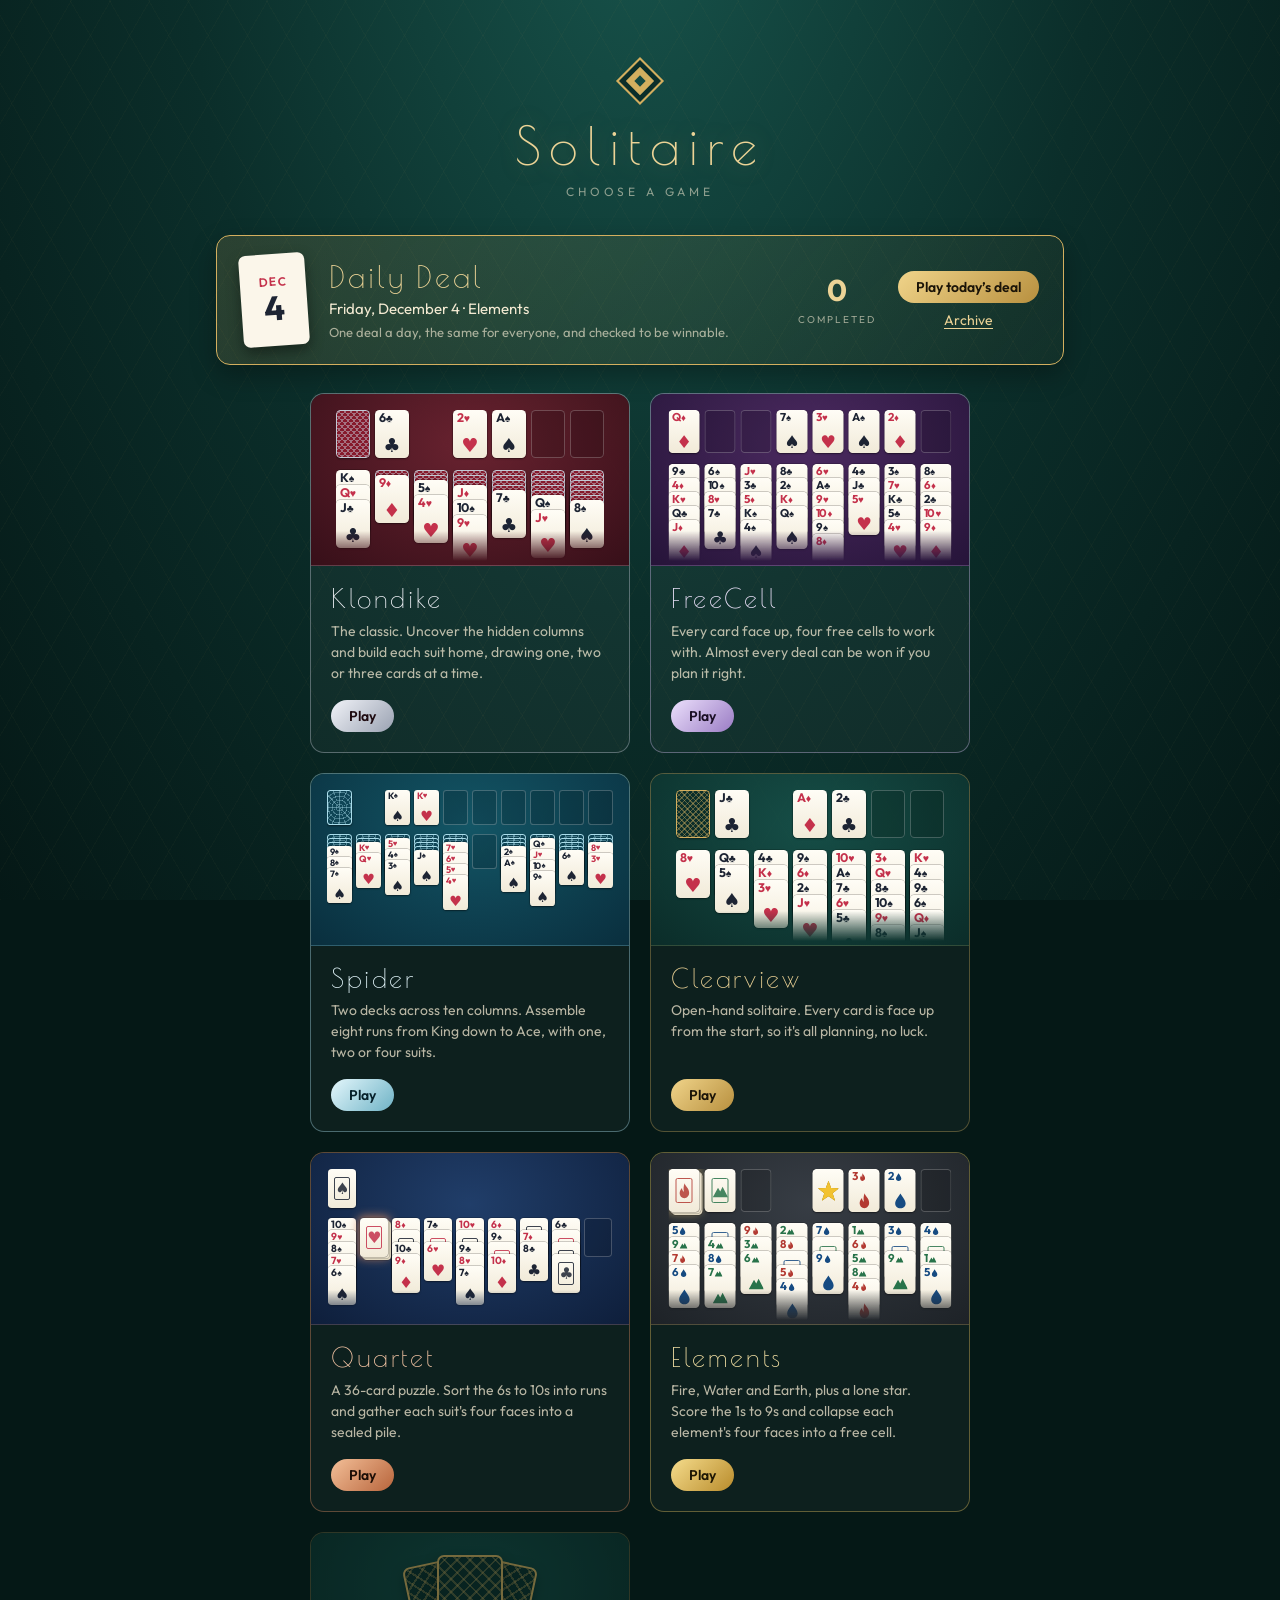
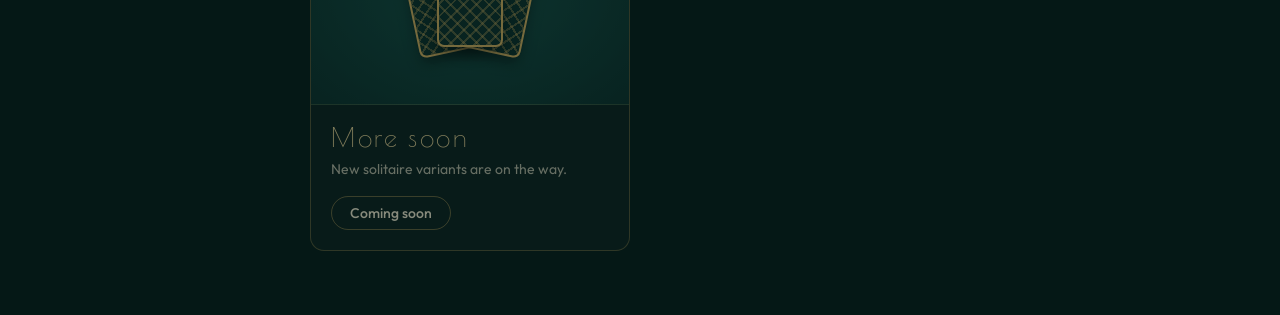
<file: index.html>
<!doctype html>
<html lang="en">
<head>
  <meta charset="utf-8">
  <meta name="viewport" content="width=device-width, initial-scale=1, viewport-fit=cover">
  <title>Solitaire Games</title>
  <link rel="preconnect" href="https://fonts.googleapis.com">
  <link rel="preconnect" href="https://fonts.gstatic.com" crossorigin>
  <link href="https://fonts.googleapis.com/css2?family=Outfit:wght@400;500;600;700&family=Poiret+One&display=swap" rel="stylesheet">
  <link rel="icon" href="shared/icon.svg" type="image/svg+xml">
  <link rel="stylesheet" href="home.css?v=3">
</head>
<body>
  <header class="masthead">
    <div class="logo" aria-hidden="true"></div>
    <h1>Solitaire</h1>
    <p class="tagline">Choose a game</p>
  </header>

  <section id="daily" class="daily" aria-label="Daily Deal"></section>

  <main class="games">
    <!-- One card per game. Add new games under <name>/, built on shared/engine.js, and list them here. -->
    <a class="game klondike" href="klondike/">
      <div class="preview" data-scene="klondike" aria-hidden="true"></div>
      <div class="info">
        <h2>Klondike</h2>
        <p>The classic. Uncover the hidden columns and build each suit home, drawing one, two or three cards at a time.</p>
        <span class="play">Play</span>
      </div>
    </a>

    <a class="game freecell" href="freecell/">
      <div class="preview" data-scene="freecell" aria-hidden="true"></div>
      <div class="info">
        <h2>FreeCell</h2>
        <p>Every card face up, four free cells to work with. Almost every deal can be won if you plan it right.</p>
        <span class="play">Play</span>
      </div>
    </a>

    <a class="game spider" href="spider/">
      <div class="preview" data-scene="spider" aria-hidden="true"></div>
      <div class="info">
        <h2>Spider</h2>
        <p>Two decks across ten columns. Assemble eight runs from King down to Ace, with one, two or four suits.</p>
        <span class="play">Play</span>
      </div>
    </a>

    <a class="game clearview" href="clearview/">
      <div class="preview" data-scene="clearview" aria-hidden="true"></div>
      <div class="info">
        <h2>Clearview</h2>
        <p>Open-hand solitaire. Every card is face up from the start, so it's all planning, no luck.</p>
        <span class="play">Play</span>
      </div>
    </a>

    <a class="game quartet" href="quartet/">
      <div class="preview" data-scene="quartet" aria-hidden="true"></div>
      <div class="info">
        <h2>Quartet</h2>
        <p>A 36-card puzzle. Sort the 6s to 10s into runs and gather each suit's four faces into a sealed pile.</p>
        <span class="play">Play</span>
      </div>
    </a>

    <a class="game elements" href="elements/">
      <div class="preview" data-scene="elements" aria-hidden="true"></div>
      <div class="info">
        <h2>Elements</h2>
        <p>Fire, Water and Earth, plus a lone star. Score the 1s to 9s and collapse each element's four faces into a free cell.</p>
        <span class="play">Play</span>
      </div>
    </a>

    <div class="game soon" aria-disabled="true">
      <div class="preview" aria-hidden="true">
        <span class="mini back"></span>
        <span class="mini back"></span>
        <span class="mini back"></span>
      </div>
      <div class="info">
        <h2>More soon</h2>
        <p>New solitaire variants are on the way.</p>
        <span class="play">Coming soon</span>
      </div>
    </div>
  </main>

  <script src="shared/daily-table.js?v=3"></script>
  <script src="shared/daily.js?v=3"></script>
  <script src="home-previews.js?v=3"></script>
  <script src="home.js?v=2"></script>
</body>
</html>
</file>
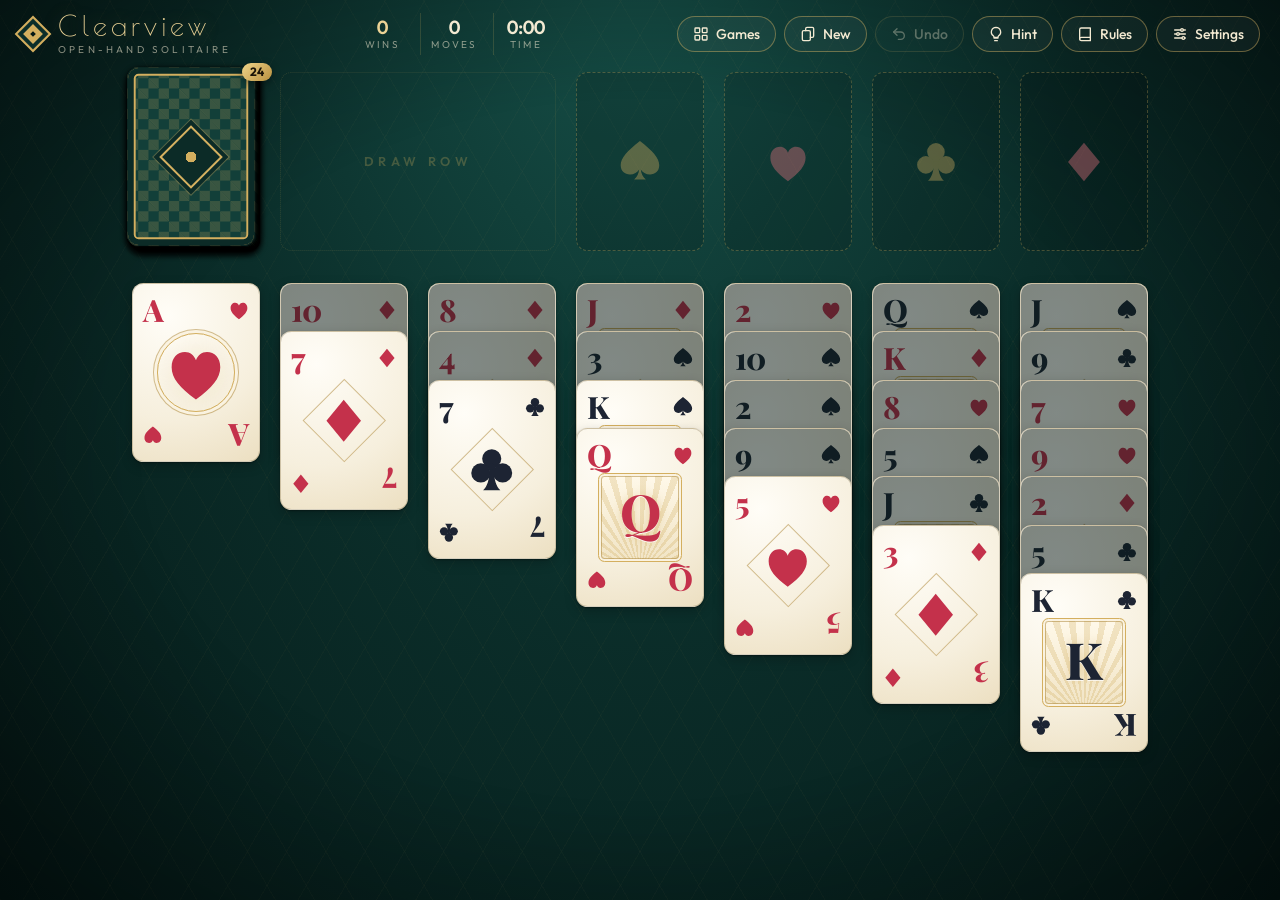
<file: clearview/index.html>
<!doctype html>
<html lang="en">
<head>
  <meta charset="utf-8">
  <meta name="viewport" content="width=device-width, initial-scale=1, viewport-fit=cover">
  <title>Clearview Solitaire</title>
  <link rel="preconnect" href="https://fonts.googleapis.com">
  <link rel="preconnect" href="https://fonts.gstatic.com" crossorigin>
  <link href="https://fonts.googleapis.com/css2?family=Outfit:wght@400;500;600;700&family=Playfair+Display:wght@700;800&family=Poiret+One&display=swap" rel="stylesheet">
  <link rel="icon" href="../shared/icon.svg" type="image/svg+xml">
  <link rel="stylesheet" href="../shared/table.css?v=2">
  <link rel="stylesheet" href="styles.css?v=2">
</head>
<body>
  <header id="hud">
    <a class="brand" href="../" title="All games">
      <div class="logo" aria-hidden="true"></div>
      <div>
        <h1>Clearview</h1>
        <span class="tagline">Open-hand solitaire</span>
      </div>
    </a>

    <div class="stats">
      <div class="stat"><b id="wins">0</b><span>Wins</span></div>
      <div class="stat"><b id="moves">0</b><span>Moves</span></div>
      <div class="stat"><b id="time">0:00</b><span>Time</span></div>
    </div>

    <nav class="actions">
      <a class="btn" href="../" title="Back to all games">
        <svg viewBox="0 0 24 24" fill="none" stroke="currentColor" stroke-width="2" stroke-linecap="round" stroke-linejoin="round"><rect x="3" y="3" width="7" height="7" rx="1"/><rect x="14" y="3" width="7" height="7" rx="1"/><rect x="3" y="14" width="7" height="7" rx="1"/><rect x="14" y="14" width="7" height="7" rx="1"/></svg>
        <span>Games</span>
      </a>
      <button id="btn-auto" class="btn gold hidden" title="Send every card home">
        <svg viewBox="0 0 24 24" fill="none" stroke="currentColor" stroke-width="2" stroke-linecap="round" stroke-linejoin="round"><path d="M13 2 3 14h9l-1 8 10-12h-9l1-8z"/></svg>
        <span>Auto-finish</span>
      </button>
      <button id="btn-new" class="btn" title="New game (N)">
        <svg viewBox="0 0 24 24" fill="none" stroke="currentColor" stroke-width="2" stroke-linecap="round" stroke-linejoin="round"><rect x="3.5" y="7" width="12" height="15" rx="2"/><path d="M8.5 7V4a2 2 0 0 1 2-2h8a2 2 0 0 1 2 2v11a2 2 0 0 1-2 2h-3"/></svg>
        <span>New</span>
      </button>
      <button id="btn-undo" class="btn" title="Undo (Z)">
        <svg viewBox="0 0 24 24" fill="none" stroke="currentColor" stroke-width="2" stroke-linecap="round" stroke-linejoin="round"><path d="M9 14 4 9l5-5"/><path d="M4 9h10.5a5.5 5.5 0 0 1 0 11H11"/></svg>
        <span>Undo</span>
      </button>
      <button id="btn-hint" class="btn" title="Hint (H)">
        <svg viewBox="0 0 24 24" fill="none" stroke="currentColor" stroke-width="2" stroke-linecap="round" stroke-linejoin="round"><path d="M9 18h6"/><path d="M10 22h4"/><path d="M12 2a7 7 0 0 0-4 12.7c.6.5 1 1.3 1 2.3h6c0-1 .4-1.8 1-2.3A7 7 0 0 0 12 2z"/></svg>
        <span>Hint</span>
      </button>
      <button id="btn-rules" class="btn" title="Rules (R)">
        <svg viewBox="0 0 24 24" fill="none" stroke="currentColor" stroke-width="2" stroke-linecap="round" stroke-linejoin="round"><path d="M4 19.5A2.5 2.5 0 0 1 6.5 17H20V3H6.5A2.5 2.5 0 0 0 4 5.5z"/><path d="M4 19.5A2.5 2.5 0 0 0 6.5 22H20v-5"/></svg>
        <span>Rules</span>
      </button>
      <button id="btn-settings" class="btn" title="Settings (S)">
        <svg viewBox="0 0 24 24" fill="none" stroke="currentColor" stroke-width="2" stroke-linecap="round" stroke-linejoin="round"><path d="M4 6h9M17 6h3M4 12h3M11 12h9M4 18h11M19 18h1"/><circle cx="15" cy="6" r="2"/><circle cx="9" cy="12" r="2"/><circle cx="17" cy="18" r="2"/></svg>
        <span>Settings</span>
      </button>
    </nav>
  </header>

  <main id="table">
    <div id="board"></div>
  </main>

  <div id="toast" role="status" aria-live="polite"></div>

  <div id="modal" class="modal hidden">
    <div class="panel" role="dialog" aria-modal="true"></div>
  </div>

  <script src="../shared/daily-table.js?v=3"></script>
  <script src="../shared/daily.js?v=3"></script>
  <script src="../shared/engine.js?v=4"></script>
  <script src="game.js?v=2"></script>
</body>
</html>
</file>
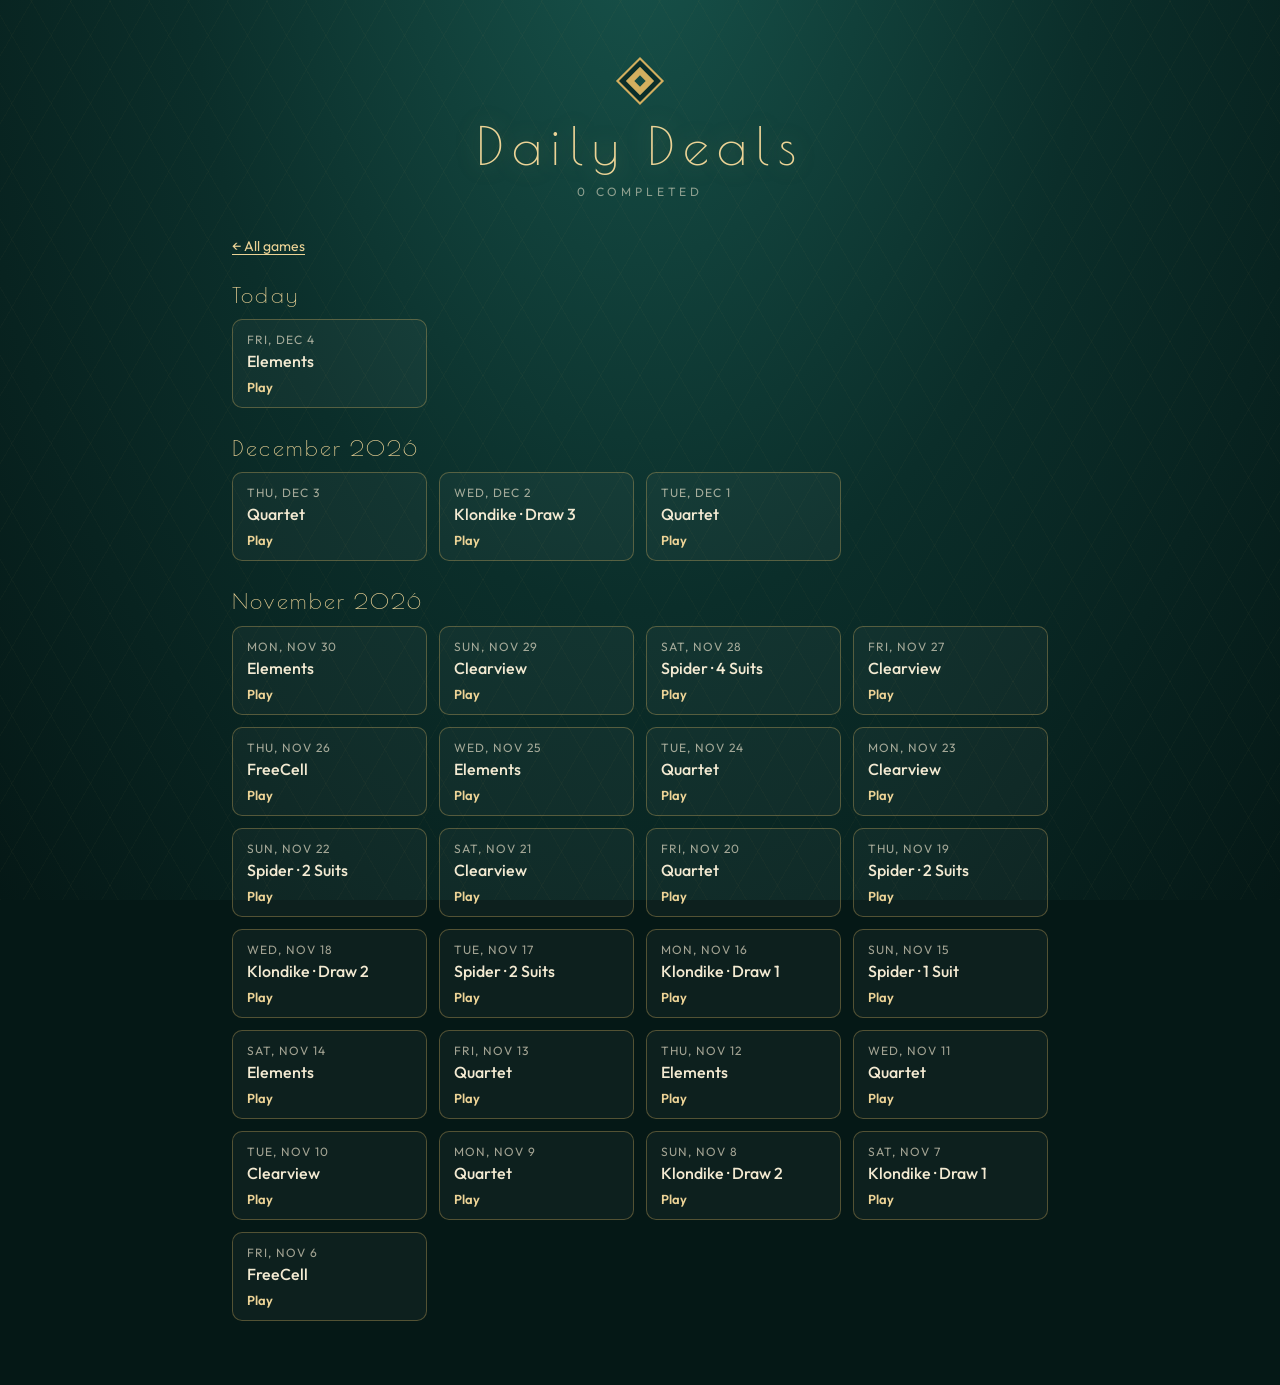
<file: daily/index.html>
<!doctype html>
<html lang="en">
<head>
  <meta charset="utf-8">
  <meta name="viewport" content="width=device-width, initial-scale=1, viewport-fit=cover">
  <title>Daily Deal Archive</title>
  <link rel="preconnect" href="https://fonts.googleapis.com">
  <link rel="preconnect" href="https://fonts.gstatic.com" crossorigin>
  <link href="https://fonts.googleapis.com/css2?family=Outfit:wght@400;500;600;700&family=Poiret+One&display=swap" rel="stylesheet">
  <link rel="icon" href="../shared/icon.svg" type="image/svg+xml">
  <link rel="stylesheet" href="../home.css?v=3">
</head>
<body>
  <header class="masthead">
    <div class="logo" aria-hidden="true"></div>
    <h1>Daily Deals</h1>
    <p class="tagline" id="total"></p>
  </header>

  <main class="archive">
    <a class="daily-link back" href="../">← All games</a>
    <div id="deals"></div>
  </main>

  <script src="../shared/daily-table.js?v=3"></script>
  <script src="../shared/daily.js?v=3"></script>
  <script src="archive.js?v=2"></script>
</body>
</html>
</file>
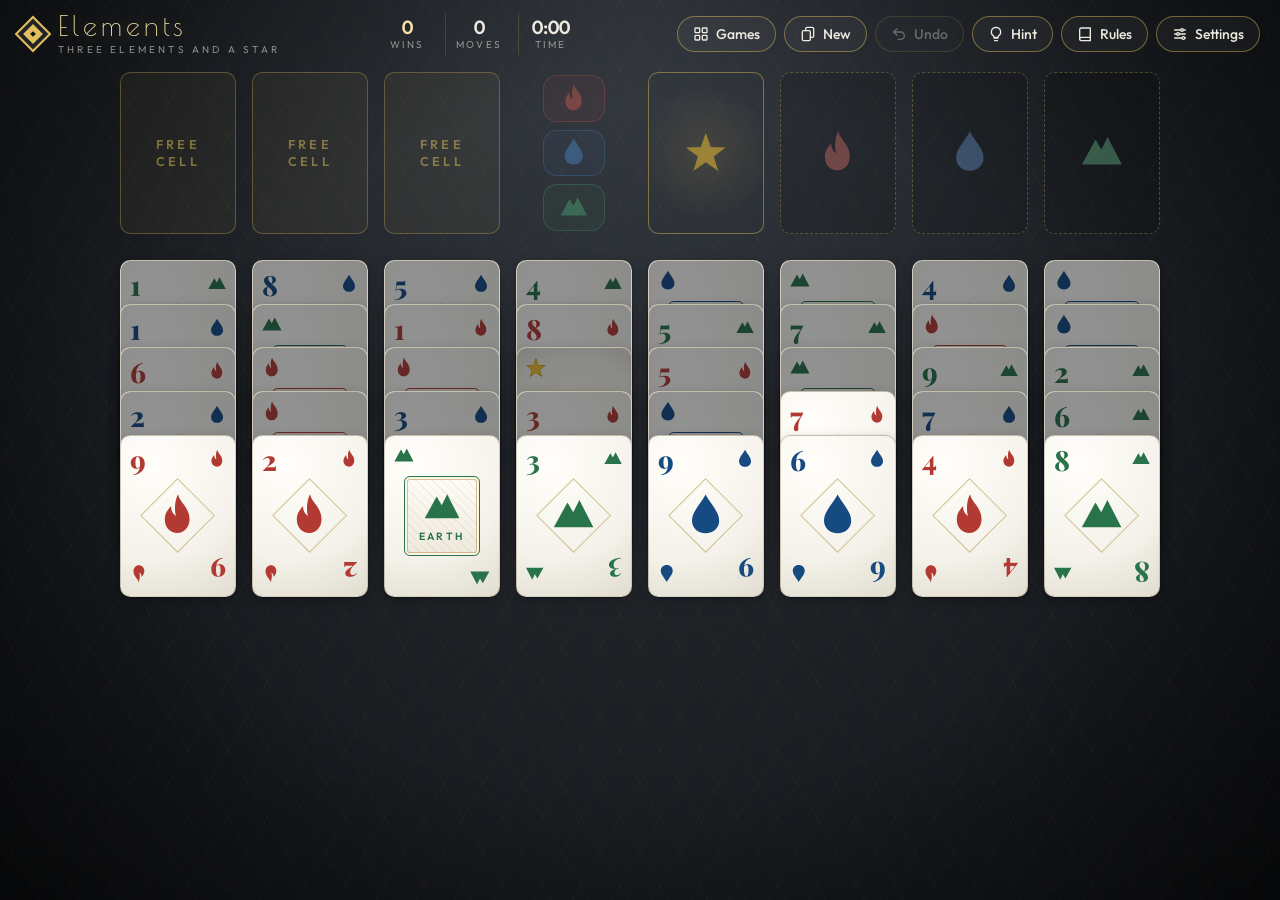
<file: elements/index.html>
<!doctype html>
<html lang="en">
<head>
  <meta charset="utf-8">
  <meta name="viewport" content="width=device-width, initial-scale=1, viewport-fit=cover">
  <title>Elements Solitaire</title>
  <link rel="preconnect" href="https://fonts.googleapis.com">
  <link rel="preconnect" href="https://fonts.gstatic.com" crossorigin>
  <link href="https://fonts.googleapis.com/css2?family=Outfit:wght@400;500;600;700&family=Playfair+Display:wght@700;800&family=Poiret+One&display=swap" rel="stylesheet">
  <link rel="icon" href="../shared/icon.svg" type="image/svg+xml">
  <link rel="stylesheet" href="../shared/table.css?v=2">
  <link rel="stylesheet" href="styles.css?v=2">
</head>
<body>
  <header id="hud">
    <a class="brand" href="../" title="All games">
      <div class="logo" aria-hidden="true"></div>
      <div>
        <h1>Elements</h1>
        <span class="tagline">Three elements and a star</span>
      </div>
    </a>

    <div class="stats">
      <div class="stat"><b id="wins">0</b><span>Wins</span></div>
      <div class="stat"><b id="moves">0</b><span>Moves</span></div>
      <div class="stat"><b id="time">0:00</b><span>Time</span></div>
    </div>

    <nav class="actions">
      <a class="btn" href="../" title="Back to all games">
        <svg viewBox="0 0 24 24" fill="none" stroke="currentColor" stroke-width="2" stroke-linecap="round" stroke-linejoin="round"><rect x="3" y="3" width="7" height="7" rx="1"/><rect x="14" y="3" width="7" height="7" rx="1"/><rect x="3" y="14" width="7" height="7" rx="1"/><rect x="14" y="14" width="7" height="7" rx="1"/></svg>
        <span>Games</span>
      </a>
      <button id="btn-new" class="btn" title="New game (N)">
        <svg viewBox="0 0 24 24" fill="none" stroke="currentColor" stroke-width="2" stroke-linecap="round" stroke-linejoin="round"><rect x="3.5" y="7" width="12" height="15" rx="2"/><path d="M8.5 7V4a2 2 0 0 1 2-2h8a2 2 0 0 1 2 2v11a2 2 0 0 1-2 2h-3"/></svg>
        <span>New</span>
      </button>
      <button id="btn-undo" class="btn" title="Undo (Z)">
        <svg viewBox="0 0 24 24" fill="none" stroke="currentColor" stroke-width="2" stroke-linecap="round" stroke-linejoin="round"><path d="M9 14 4 9l5-5"/><path d="M4 9h10.5a5.5 5.5 0 0 1 0 11H11"/></svg>
        <span>Undo</span>
      </button>
      <button id="btn-hint" class="btn" title="Hint (H)">
        <svg viewBox="0 0 24 24" fill="none" stroke="currentColor" stroke-width="2" stroke-linecap="round" stroke-linejoin="round"><path d="M9 18h6"/><path d="M10 22h4"/><path d="M12 2a7 7 0 0 0-4 12.7c.6.5 1 1.3 1 2.3h6c0-1 .4-1.8 1-2.3A7 7 0 0 0 12 2z"/></svg>
        <span>Hint</span>
      </button>
      <button id="btn-rules" class="btn" title="Rules (R)">
        <svg viewBox="0 0 24 24" fill="none" stroke="currentColor" stroke-width="2" stroke-linecap="round" stroke-linejoin="round"><path d="M4 19.5A2.5 2.5 0 0 1 6.5 17H20V3H6.5A2.5 2.5 0 0 0 4 5.5z"/><path d="M4 19.5A2.5 2.5 0 0 0 6.5 22H20v-5"/></svg>
        <span>Rules</span>
      </button>
      <button id="btn-settings" class="btn" title="Settings (S)">
        <svg viewBox="0 0 24 24" fill="none" stroke="currentColor" stroke-width="2" stroke-linecap="round" stroke-linejoin="round"><path d="M4 6h9M17 6h3M4 12h3M11 12h9M4 18h11M19 18h1"/><circle cx="15" cy="6" r="2"/><circle cx="9" cy="12" r="2"/><circle cx="17" cy="18" r="2"/></svg>
        <span>Settings</span>
      </button>
    </nav>
  </header>

  <main id="table">
    <div id="board"></div>
  </main>

  <div id="toast" role="status" aria-live="polite"></div>

  <div id="modal" class="modal hidden">
    <div class="panel" role="dialog" aria-modal="true"></div>
  </div>

  <script src="../shared/daily-table.js?v=3"></script>
  <script src="../shared/daily.js?v=3"></script>
  <script src="../shared/engine.js?v=4"></script>
  <script src="game.js?v=2"></script>
</body>
</html>
</file>
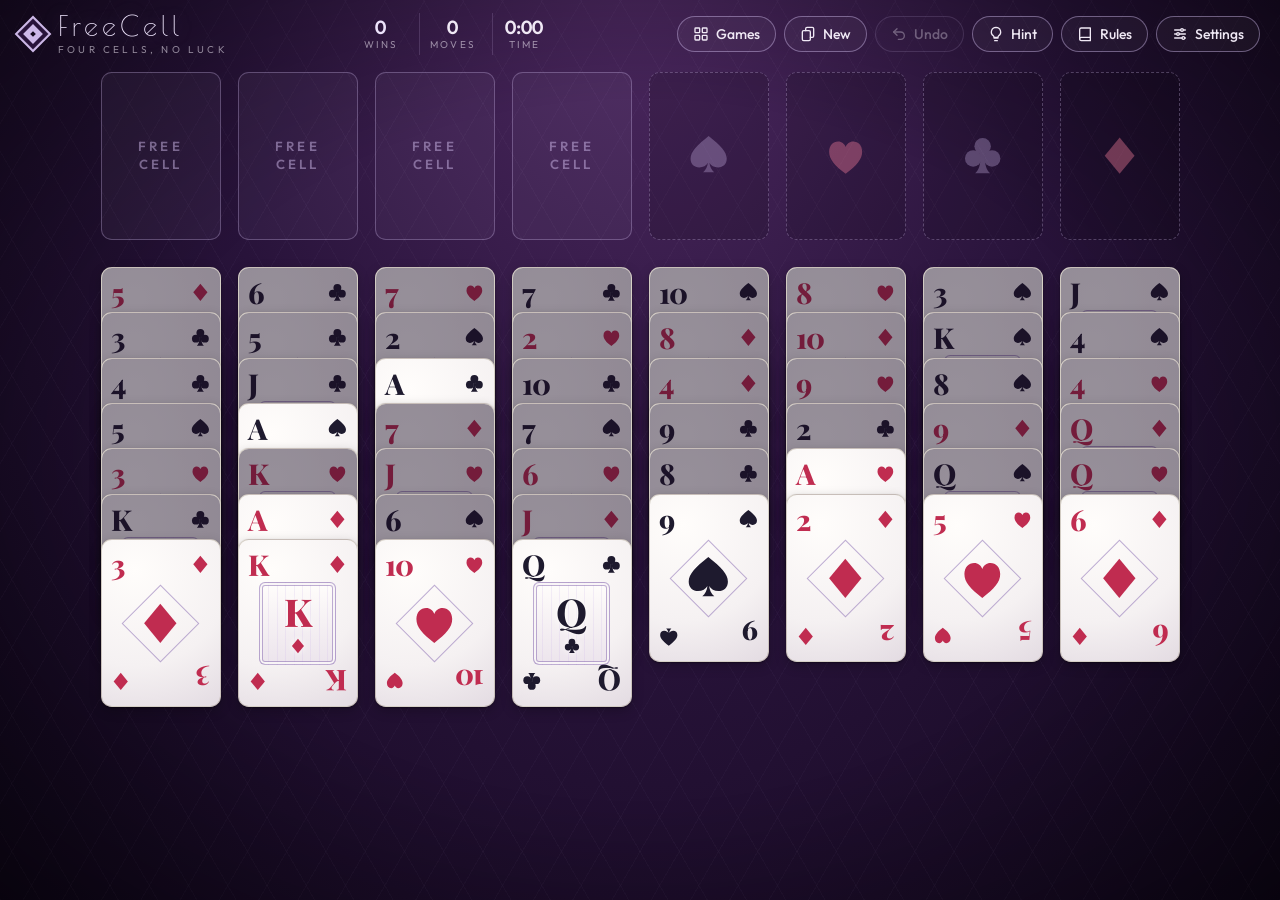
<file: freecell/index.html>
<!doctype html>
<html lang="en">
<head>
  <meta charset="utf-8">
  <meta name="viewport" content="width=device-width, initial-scale=1, viewport-fit=cover">
  <title>FreeCell Solitaire</title>
  <link rel="preconnect" href="https://fonts.googleapis.com">
  <link rel="preconnect" href="https://fonts.gstatic.com" crossorigin>
  <link href="https://fonts.googleapis.com/css2?family=Outfit:wght@400;500;600;700&family=Playfair+Display:wght@700;800&family=Poiret+One&display=swap" rel="stylesheet">
  <link rel="icon" href="../shared/icon.svg" type="image/svg+xml">
  <link rel="stylesheet" href="../shared/table.css?v=2">
  <link rel="stylesheet" href="styles.css?v=3">
</head>
<body>
  <header id="hud">
    <a class="brand" href="../" title="All games">
      <div class="logo" aria-hidden="true"></div>
      <div>
        <h1>FreeCell</h1>
        <span class="tagline">Four cells, no luck</span>
      </div>
    </a>

    <div class="stats">
      <div class="stat"><b id="wins">0</b><span>Wins</span></div>
      <div class="stat"><b id="moves">0</b><span>Moves</span></div>
      <div class="stat"><b id="time">0:00</b><span>Time</span></div>
    </div>

    <nav class="actions">
      <a class="btn" href="../" title="Back to all games">
        <svg viewBox="0 0 24 24" fill="none" stroke="currentColor" stroke-width="2" stroke-linecap="round" stroke-linejoin="round"><rect x="3" y="3" width="7" height="7" rx="1"/><rect x="14" y="3" width="7" height="7" rx="1"/><rect x="3" y="14" width="7" height="7" rx="1"/><rect x="14" y="14" width="7" height="7" rx="1"/></svg>
        <span>Games</span>
      </a>
      <button id="btn-auto" class="btn gold hidden" title="Send every card home">
        <svg viewBox="0 0 24 24" fill="none" stroke="currentColor" stroke-width="2" stroke-linecap="round" stroke-linejoin="round"><path d="M13 2 3 14h9l-1 8 10-12h-9l1-8z"/></svg>
        <span>Auto-finish</span>
      </button>
      <button id="btn-new" class="btn" title="New game (N)">
        <svg viewBox="0 0 24 24" fill="none" stroke="currentColor" stroke-width="2" stroke-linecap="round" stroke-linejoin="round"><rect x="3.5" y="7" width="12" height="15" rx="2"/><path d="M8.5 7V4a2 2 0 0 1 2-2h8a2 2 0 0 1 2 2v11a2 2 0 0 1-2 2h-3"/></svg>
        <span>New</span>
      </button>
      <button id="btn-undo" class="btn" title="Undo (Z)">
        <svg viewBox="0 0 24 24" fill="none" stroke="currentColor" stroke-width="2" stroke-linecap="round" stroke-linejoin="round"><path d="M9 14 4 9l5-5"/><path d="M4 9h10.5a5.5 5.5 0 0 1 0 11H11"/></svg>
        <span>Undo</span>
      </button>
      <button id="btn-hint" class="btn" title="Hint (H)">
        <svg viewBox="0 0 24 24" fill="none" stroke="currentColor" stroke-width="2" stroke-linecap="round" stroke-linejoin="round"><path d="M9 18h6"/><path d="M10 22h4"/><path d="M12 2a7 7 0 0 0-4 12.7c.6.5 1 1.3 1 2.3h6c0-1 .4-1.8 1-2.3A7 7 0 0 0 12 2z"/></svg>
        <span>Hint</span>
      </button>
      <button id="btn-rules" class="btn" title="Rules (R)">
        <svg viewBox="0 0 24 24" fill="none" stroke="currentColor" stroke-width="2" stroke-linecap="round" stroke-linejoin="round"><path d="M4 19.5A2.5 2.5 0 0 1 6.5 17H20V3H6.5A2.5 2.5 0 0 0 4 5.5z"/><path d="M4 19.5A2.5 2.5 0 0 0 6.5 22H20v-5"/></svg>
        <span>Rules</span>
      </button>
      <button id="btn-settings" class="btn" title="Settings (S)">
        <svg viewBox="0 0 24 24" fill="none" stroke="currentColor" stroke-width="2" stroke-linecap="round" stroke-linejoin="round"><path d="M4 6h9M17 6h3M4 12h3M11 12h9M4 18h11M19 18h1"/><circle cx="15" cy="6" r="2"/><circle cx="9" cy="12" r="2"/><circle cx="17" cy="18" r="2"/></svg>
        <span>Settings</span>
      </button>
    </nav>
  </header>

  <main id="table">
    <div id="board"></div>
  </main>

  <div id="toast" role="status" aria-live="polite"></div>

  <div id="modal" class="modal hidden">
    <div class="panel" role="dialog" aria-modal="true"></div>
  </div>

  <script src="../shared/daily-table.js?v=3"></script>
  <script src="../shared/daily.js?v=3"></script>
  <script src="../shared/engine.js?v=4"></script>
  <script src="solver.js?v=1"></script>
  <script src="game.js?v=3"></script>
</body>
</html>
</file>
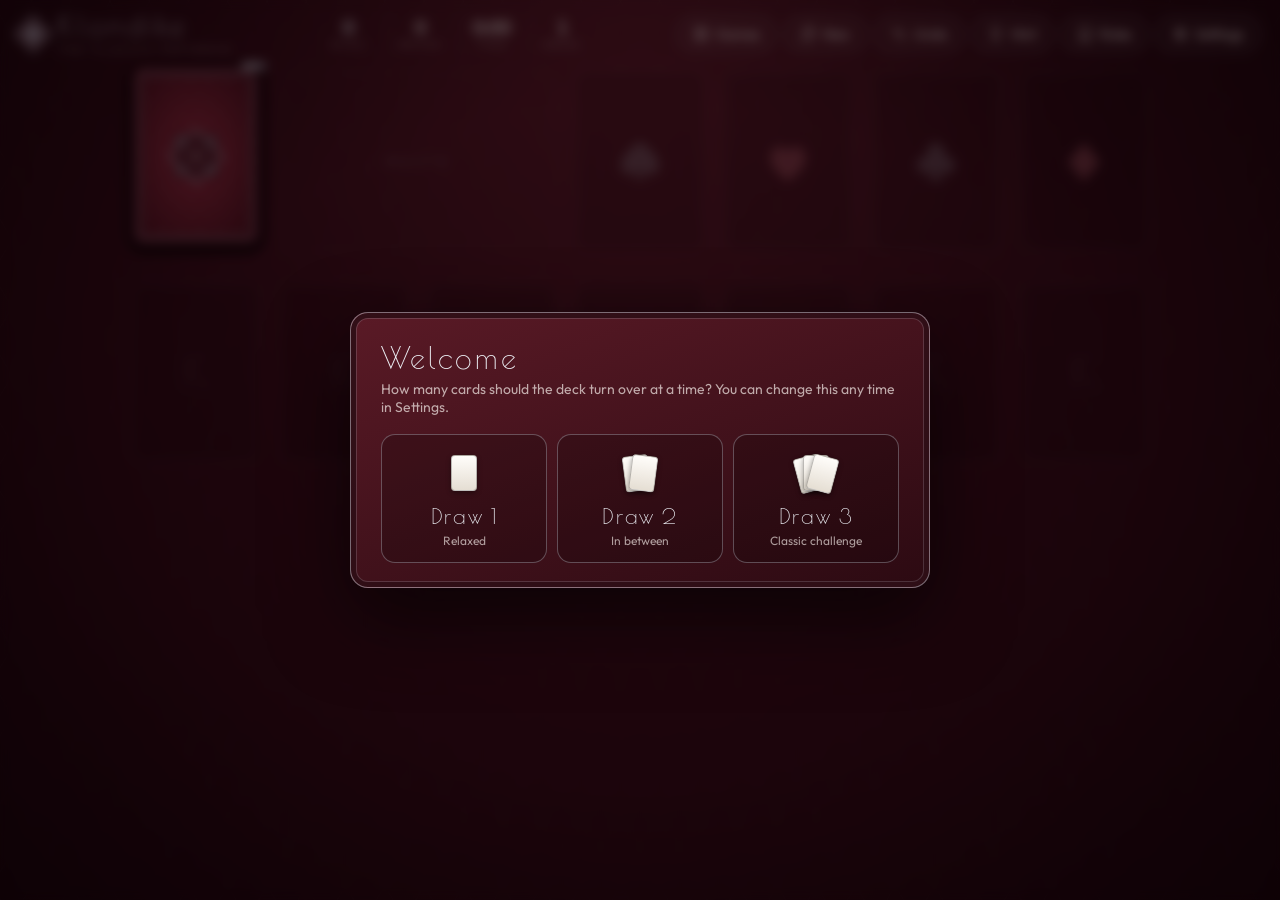
<file: klondike/index.html>
<!doctype html>
<html lang="en">
<head>
  <meta charset="utf-8">
  <meta name="viewport" content="width=device-width, initial-scale=1, viewport-fit=cover">
  <title>Klondike Solitaire</title>
  <link rel="preconnect" href="https://fonts.googleapis.com">
  <link rel="preconnect" href="https://fonts.gstatic.com" crossorigin>
  <link href="https://fonts.googleapis.com/css2?family=Outfit:wght@400;500;600;700&family=Playfair+Display:wght@700;800&family=Poiret+One&display=swap" rel="stylesheet">
  <link rel="icon" href="../shared/icon.svg" type="image/svg+xml">
  <link rel="stylesheet" href="../shared/table.css?v=2">
  <link rel="stylesheet" href="styles.css?v=2">
</head>
<body>
  <header id="hud">
    <a class="brand" href="../" title="All games">
      <div class="logo" aria-hidden="true"></div>
      <div>
        <h1>Klondike</h1>
        <span class="tagline">The classic patience</span>
      </div>
    </a>

    <div class="stats">
      <div class="stat"><b id="wins">0</b><span>Wins</span></div>
      <div class="stat"><b id="moves">0</b><span>Moves</span></div>
      <div class="stat"><b id="time">0:00</b><span>Time</span></div>
      <div class="stat"><b id="draw-mode">1</b><span>Draw</span></div>
    </div>

    <nav class="actions">
      <a class="btn" href="../" title="Back to all games">
        <svg viewBox="0 0 24 24" fill="none" stroke="currentColor" stroke-width="2" stroke-linecap="round" stroke-linejoin="round"><rect x="3" y="3" width="7" height="7" rx="1"/><rect x="14" y="3" width="7" height="7" rx="1"/><rect x="3" y="14" width="7" height="7" rx="1"/><rect x="14" y="14" width="7" height="7" rx="1"/></svg>
        <span>Games</span>
      </a>
      <button id="btn-auto" class="btn gold hidden" title="Send every card home">
        <svg viewBox="0 0 24 24" fill="none" stroke="currentColor" stroke-width="2" stroke-linecap="round" stroke-linejoin="round"><path d="M13 2 3 14h9l-1 8 10-12h-9l1-8z"/></svg>
        <span>Auto-finish</span>
      </button>
      <button id="btn-new" class="btn" title="New game (N)">
        <svg viewBox="0 0 24 24" fill="none" stroke="currentColor" stroke-width="2" stroke-linecap="round" stroke-linejoin="round"><rect x="3.5" y="7" width="12" height="15" rx="2"/><path d="M8.5 7V4a2 2 0 0 1 2-2h8a2 2 0 0 1 2 2v11a2 2 0 0 1-2 2h-3"/></svg>
        <span>New</span>
      </button>
      <button id="btn-undo" class="btn" title="Undo (Z)">
        <svg viewBox="0 0 24 24" fill="none" stroke="currentColor" stroke-width="2" stroke-linecap="round" stroke-linejoin="round"><path d="M9 14 4 9l5-5"/><path d="M4 9h10.5a5.5 5.5 0 0 1 0 11H11"/></svg>
        <span>Undo</span>
      </button>
      <button id="btn-hint" class="btn" title="Hint (H)">
        <svg viewBox="0 0 24 24" fill="none" stroke="currentColor" stroke-width="2" stroke-linecap="round" stroke-linejoin="round"><path d="M9 18h6"/><path d="M10 22h4"/><path d="M12 2a7 7 0 0 0-4 12.7c.6.5 1 1.3 1 2.3h6c0-1 .4-1.8 1-2.3A7 7 0 0 0 12 2z"/></svg>
        <span>Hint</span>
      </button>
      <button id="btn-rules" class="btn" title="Rules (R)">
        <svg viewBox="0 0 24 24" fill="none" stroke="currentColor" stroke-width="2" stroke-linecap="round" stroke-linejoin="round"><path d="M4 19.5A2.5 2.5 0 0 1 6.5 17H20V3H6.5A2.5 2.5 0 0 0 4 5.5z"/><path d="M4 19.5A2.5 2.5 0 0 0 6.5 22H20v-5"/></svg>
        <span>Rules</span>
      </button>
      <button id="btn-settings" class="btn" title="Settings (S)">
        <svg viewBox="0 0 24 24" fill="none" stroke="currentColor" stroke-width="2" stroke-linecap="round" stroke-linejoin="round"><path d="M4 6h9M17 6h3M4 12h3M11 12h9M4 18h11M19 18h1"/><circle cx="15" cy="6" r="2"/><circle cx="9" cy="12" r="2"/><circle cx="17" cy="18" r="2"/></svg>
        <span>Settings</span>
      </button>
    </nav>
  </header>

  <main id="table">
    <div id="board"></div>
  </main>

  <div id="toast" role="status" aria-live="polite"></div>

  <div id="modal" class="modal hidden">
    <div class="panel" role="dialog" aria-modal="true"></div>
  </div>

  <script src="../shared/daily-table.js?v=3"></script>
  <script src="../shared/daily.js?v=3"></script>
  <script src="../shared/engine.js?v=4"></script>
  <script src="game.js?v=2"></script>
</body>
</html>
</file>
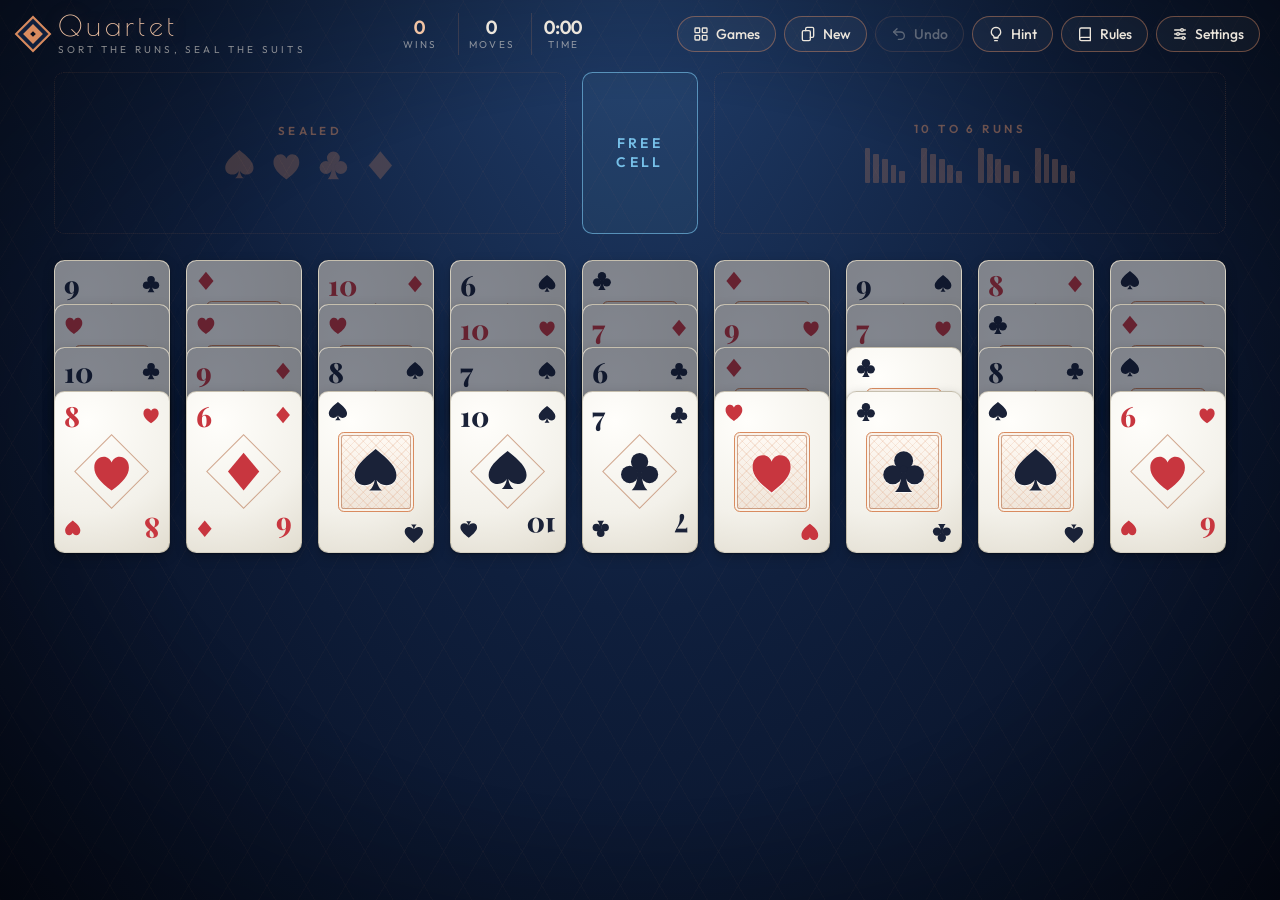
<file: quartet/index.html>
<!doctype html>
<html lang="en">
<head>
  <meta charset="utf-8">
  <meta name="viewport" content="width=device-width, initial-scale=1, viewport-fit=cover">
  <title>Quartet Solitaire</title>
  <link rel="preconnect" href="https://fonts.googleapis.com">
  <link rel="preconnect" href="https://fonts.gstatic.com" crossorigin>
  <link href="https://fonts.googleapis.com/css2?family=Outfit:wght@400;500;600;700&family=Playfair+Display:wght@700;800&family=Poiret+One&display=swap" rel="stylesheet">
  <link rel="icon" href="../shared/icon.svg" type="image/svg+xml">
  <link rel="stylesheet" href="../shared/table.css?v=2">
  <link rel="stylesheet" href="styles.css?v=2">
</head>
<body>
  <header id="hud">
    <a class="brand" href="../" title="All games">
      <div class="logo" aria-hidden="true"></div>
      <div>
        <h1>Quartet</h1>
        <span class="tagline">Sort the runs, seal the suits</span>
      </div>
    </a>

    <div class="stats">
      <div class="stat"><b id="wins">0</b><span>Wins</span></div>
      <div class="stat"><b id="moves">0</b><span>Moves</span></div>
      <div class="stat"><b id="time">0:00</b><span>Time</span></div>
    </div>

    <nav class="actions">
      <a class="btn" href="../" title="Back to all games">
        <svg viewBox="0 0 24 24" fill="none" stroke="currentColor" stroke-width="2" stroke-linecap="round" stroke-linejoin="round"><rect x="3" y="3" width="7" height="7" rx="1"/><rect x="14" y="3" width="7" height="7" rx="1"/><rect x="3" y="14" width="7" height="7" rx="1"/><rect x="14" y="14" width="7" height="7" rx="1"/></svg>
        <span>Games</span>
      </a>
      <button id="btn-new" class="btn" title="New game (N)">
        <svg viewBox="0 0 24 24" fill="none" stroke="currentColor" stroke-width="2" stroke-linecap="round" stroke-linejoin="round"><rect x="3.5" y="7" width="12" height="15" rx="2"/><path d="M8.5 7V4a2 2 0 0 1 2-2h8a2 2 0 0 1 2 2v11a2 2 0 0 1-2 2h-3"/></svg>
        <span>New</span>
      </button>
      <button id="btn-undo" class="btn" title="Undo (Z)">
        <svg viewBox="0 0 24 24" fill="none" stroke="currentColor" stroke-width="2" stroke-linecap="round" stroke-linejoin="round"><path d="M9 14 4 9l5-5"/><path d="M4 9h10.5a5.5 5.5 0 0 1 0 11H11"/></svg>
        <span>Undo</span>
      </button>
      <button id="btn-hint" class="btn" title="Hint (H)">
        <svg viewBox="0 0 24 24" fill="none" stroke="currentColor" stroke-width="2" stroke-linecap="round" stroke-linejoin="round"><path d="M9 18h6"/><path d="M10 22h4"/><path d="M12 2a7 7 0 0 0-4 12.7c.6.5 1 1.3 1 2.3h6c0-1 .4-1.8 1-2.3A7 7 0 0 0 12 2z"/></svg>
        <span>Hint</span>
      </button>
      <button id="btn-rules" class="btn" title="Rules (R)">
        <svg viewBox="0 0 24 24" fill="none" stroke="currentColor" stroke-width="2" stroke-linecap="round" stroke-linejoin="round"><path d="M4 19.5A2.5 2.5 0 0 1 6.5 17H20V3H6.5A2.5 2.5 0 0 0 4 5.5z"/><path d="M4 19.5A2.5 2.5 0 0 0 6.5 22H20v-5"/></svg>
        <span>Rules</span>
      </button>
      <button id="btn-settings" class="btn" title="Settings (S)">
        <svg viewBox="0 0 24 24" fill="none" stroke="currentColor" stroke-width="2" stroke-linecap="round" stroke-linejoin="round"><path d="M4 6h9M17 6h3M4 12h3M11 12h9M4 18h11M19 18h1"/><circle cx="15" cy="6" r="2"/><circle cx="9" cy="12" r="2"/><circle cx="17" cy="18" r="2"/></svg>
        <span>Settings</span>
      </button>
    </nav>
  </header>

  <main id="table">
    <div id="board"></div>
  </main>

  <div id="toast" role="status" aria-live="polite"></div>

  <div id="modal" class="modal hidden">
    <div class="panel" role="dialog" aria-modal="true"></div>
  </div>

  <script src="../shared/daily-table.js?v=3"></script>
  <script src="../shared/daily.js?v=3"></script>
  <script src="../shared/engine.js?v=4"></script>
  <script src="game.js?v=2"></script>
</body>
</html>
</file>
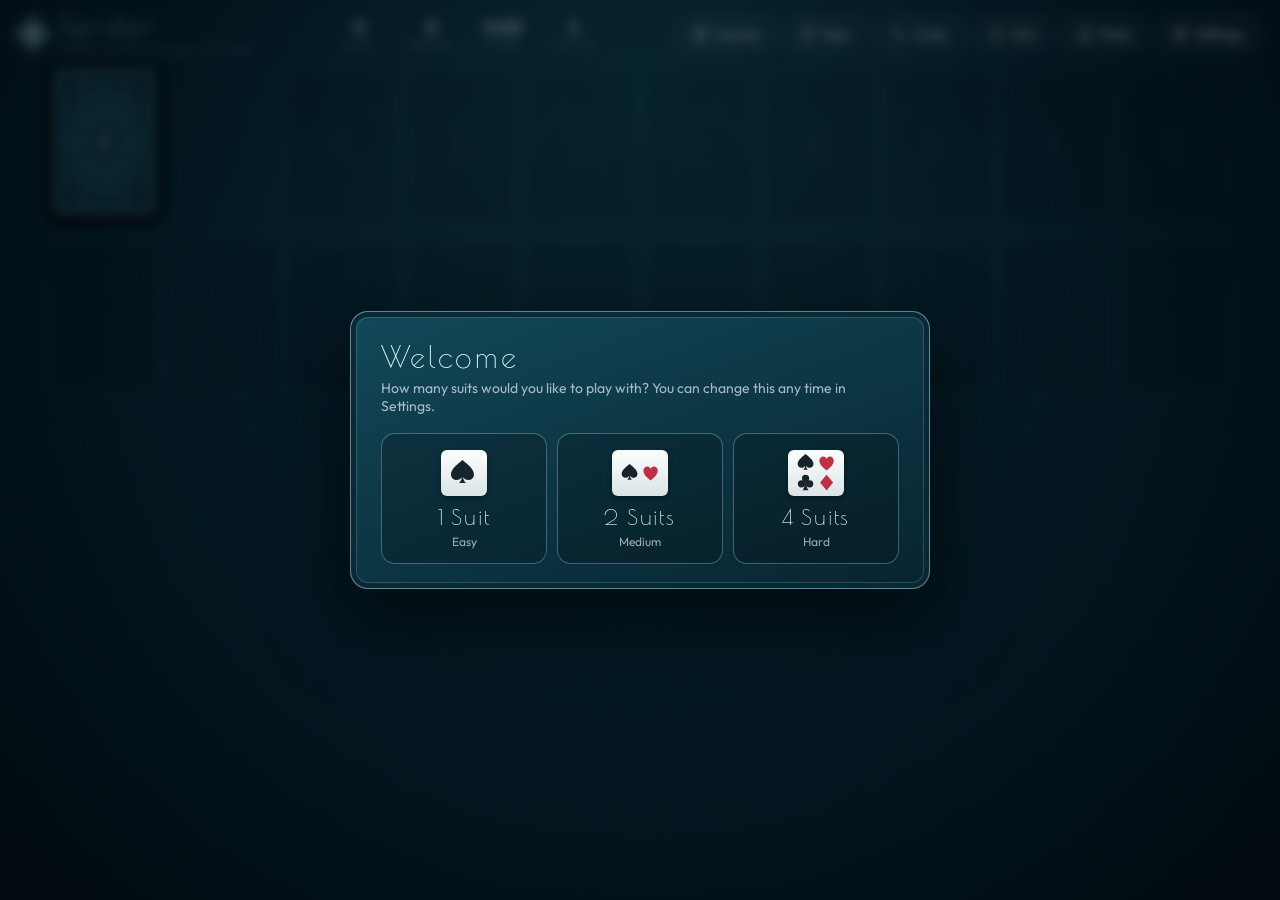
<file: spider/index.html>
<!doctype html>
<html lang="en">
<head>
  <meta charset="utf-8">
  <meta name="viewport" content="width=device-width, initial-scale=1, viewport-fit=cover">
  <title>Spider Solitaire</title>
  <link rel="preconnect" href="https://fonts.googleapis.com">
  <link rel="preconnect" href="https://fonts.gstatic.com" crossorigin>
  <link href="https://fonts.googleapis.com/css2?family=Outfit:wght@400;500;600;700&family=Playfair+Display:wght@700;800&family=Poiret+One&display=swap" rel="stylesheet">
  <link rel="icon" href="../shared/icon.svg" type="image/svg+xml">
  <link rel="stylesheet" href="../shared/table.css?v=2">
  <link rel="stylesheet" href="styles.css?v=2">
</head>
<body>
  <header id="hud">
    <a class="brand" href="../" title="All games">
      <div class="logo" aria-hidden="true"></div>
      <div>
        <h1>Spider</h1>
        <span class="tagline">Eight runs, king to ace</span>
      </div>
    </a>

    <div class="stats">
      <div class="stat"><b id="wins">0</b><span>Wins</span></div>
      <div class="stat"><b id="moves">0</b><span>Moves</span></div>
      <div class="stat"><b id="time">0:00</b><span>Time</span></div>
      <div class="stat"><b id="suit-mode">1</b><span>Suits</span></div>
    </div>

    <nav class="actions">
      <a class="btn" href="../" title="Back to all games">
        <svg viewBox="0 0 24 24" fill="none" stroke="currentColor" stroke-width="2" stroke-linecap="round" stroke-linejoin="round"><rect x="3" y="3" width="7" height="7" rx="1"/><rect x="14" y="3" width="7" height="7" rx="1"/><rect x="3" y="14" width="7" height="7" rx="1"/><rect x="14" y="14" width="7" height="7" rx="1"/></svg>
        <span>Games</span>
      </a>
      <button id="btn-new" class="btn" title="New game (N)">
        <svg viewBox="0 0 24 24" fill="none" stroke="currentColor" stroke-width="2" stroke-linecap="round" stroke-linejoin="round"><rect x="3.5" y="7" width="12" height="15" rx="2"/><path d="M8.5 7V4a2 2 0 0 1 2-2h8a2 2 0 0 1 2 2v11a2 2 0 0 1-2 2h-3"/></svg>
        <span>New</span>
      </button>
      <button id="btn-undo" class="btn" title="Undo (Z)">
        <svg viewBox="0 0 24 24" fill="none" stroke="currentColor" stroke-width="2" stroke-linecap="round" stroke-linejoin="round"><path d="M9 14 4 9l5-5"/><path d="M4 9h10.5a5.5 5.5 0 0 1 0 11H11"/></svg>
        <span>Undo</span>
      </button>
      <button id="btn-hint" class="btn" title="Hint (H)">
        <svg viewBox="0 0 24 24" fill="none" stroke="currentColor" stroke-width="2" stroke-linecap="round" stroke-linejoin="round"><path d="M9 18h6"/><path d="M10 22h4"/><path d="M12 2a7 7 0 0 0-4 12.7c.6.5 1 1.3 1 2.3h6c0-1 .4-1.8 1-2.3A7 7 0 0 0 12 2z"/></svg>
        <span>Hint</span>
      </button>
      <button id="btn-rules" class="btn" title="Rules (R)">
        <svg viewBox="0 0 24 24" fill="none" stroke="currentColor" stroke-width="2" stroke-linecap="round" stroke-linejoin="round"><path d="M4 19.5A2.5 2.5 0 0 1 6.5 17H20V3H6.5A2.5 2.5 0 0 0 4 5.5z"/><path d="M4 19.5A2.5 2.5 0 0 0 6.5 22H20v-5"/></svg>
        <span>Rules</span>
      </button>
      <button id="btn-settings" class="btn" title="Settings (S)">
        <svg viewBox="0 0 24 24" fill="none" stroke="currentColor" stroke-width="2" stroke-linecap="round" stroke-linejoin="round"><path d="M4 6h9M17 6h3M4 12h3M11 12h9M4 18h11M19 18h1"/><circle cx="15" cy="6" r="2"/><circle cx="9" cy="12" r="2"/><circle cx="17" cy="18" r="2"/></svg>
        <span>Settings</span>
      </button>
    </nav>
  </header>

  <main id="table">
    <div id="board"></div>
  </main>

  <div id="toast" role="status" aria-live="polite"></div>

  <div id="modal" class="modal hidden">
    <div class="panel" role="dialog" aria-modal="true"></div>
  </div>

  <script src="../shared/daily-table.js?v=3"></script>
  <script src="../shared/daily.js?v=3"></script>
  <script src="../shared/engine.js?v=4"></script>
  <script src="game.js?v=3"></script>
</body>
</html>
</file>
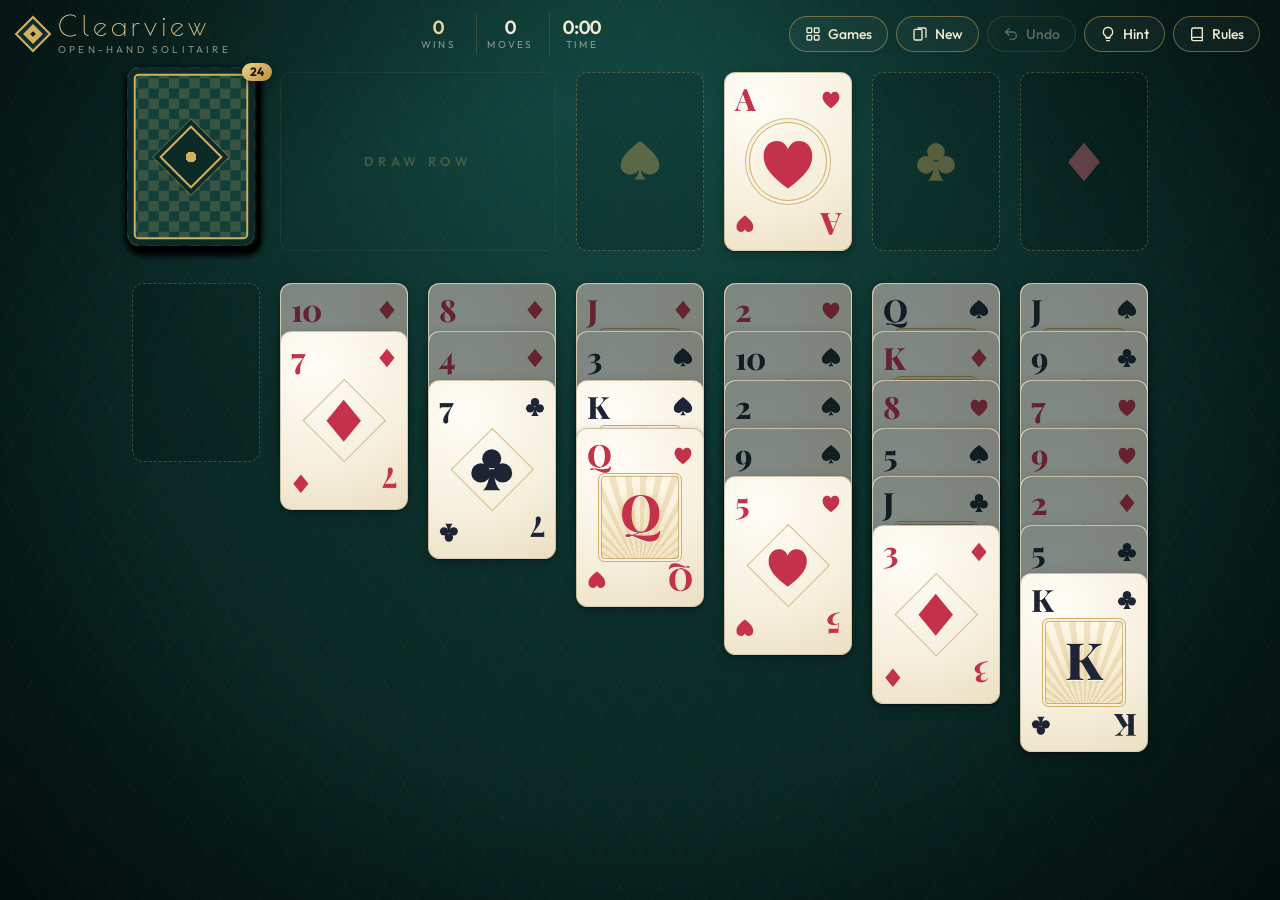
<file: solitaire/clearview/index.html>
<!doctype html>
<html lang="en">
<head>
  <meta charset="utf-8">
  <meta name="viewport" content="width=device-width, initial-scale=1, viewport-fit=cover">
  <title>Clearview Solitaire</title>
  <link rel="preconnect" href="https://fonts.googleapis.com">
  <link rel="preconnect" href="https://fonts.gstatic.com" crossorigin>
  <link href="https://fonts.googleapis.com/css2?family=Outfit:wght@400;500;600;700&family=Playfair+Display:wght@700;800&family=Poiret+One&display=swap" rel="stylesheet">
  <link rel="stylesheet" href="styles.css">
</head>
<body>
  <header id="hud">
    <a class="brand" href="../../" title="All games">
      <div class="logo" aria-hidden="true"></div>
      <div>
        <h1>Clearview</h1>
        <span class="tagline">Open-hand solitaire</span>
      </div>
    </a>

    <div class="stats">
      <div class="stat"><b id="wins">0</b><span>Wins</span></div>
      <div class="stat"><b id="moves">0</b><span>Moves</span></div>
      <div class="stat"><b id="time">0:00</b><span>Time</span></div>
    </div>

    <nav class="actions">
      <a class="btn" href="../../" title="Back to all games">
        <svg viewBox="0 0 24 24" fill="none" stroke="currentColor" stroke-width="2" stroke-linecap="round" stroke-linejoin="round"><rect x="3" y="3" width="7" height="7" rx="1"/><rect x="14" y="3" width="7" height="7" rx="1"/><rect x="3" y="14" width="7" height="7" rx="1"/><rect x="14" y="14" width="7" height="7" rx="1"/></svg>
        <span>Games</span>
      </a>
      <button id="btn-auto" class="btn gold hidden" title="Send every card home">
        <svg viewBox="0 0 24 24" fill="none" stroke="currentColor" stroke-width="2" stroke-linecap="round" stroke-linejoin="round"><path d="M13 2 3 14h9l-1 8 10-12h-9l1-8z"/></svg>
        <span>Auto-finish</span>
      </button>
      <button id="btn-new" class="btn" title="New game (N)">
        <svg viewBox="0 0 24 24" fill="none" stroke="currentColor" stroke-width="2" stroke-linecap="round" stroke-linejoin="round"><rect x="3" y="5" width="12" height="16" rx="2"/><path d="M9 3h10a2 2 0 0 1 2 2v12"/></svg>
        <span>New</span>
      </button>
      <button id="btn-undo" class="btn" title="Undo (Z)">
        <svg viewBox="0 0 24 24" fill="none" stroke="currentColor" stroke-width="2" stroke-linecap="round" stroke-linejoin="round"><path d="M9 14 4 9l5-5"/><path d="M4 9h10.5a5.5 5.5 0 0 1 0 11H11"/></svg>
        <span>Undo</span>
      </button>
      <button id="btn-hint" class="btn" title="Hint (H)">
        <svg viewBox="0 0 24 24" fill="none" stroke="currentColor" stroke-width="2" stroke-linecap="round" stroke-linejoin="round"><path d="M9 18h6"/><path d="M10 22h4"/><path d="M12 2a7 7 0 0 0-4 12.7c.6.5 1 1.3 1 2.3h6c0-1 .4-1.8 1-2.3A7 7 0 0 0 12 2z"/></svg>
        <span>Hint</span>
      </button>
      <button id="btn-rules" class="btn" title="Rules (R)">
        <svg viewBox="0 0 24 24" fill="none" stroke="currentColor" stroke-width="2" stroke-linecap="round" stroke-linejoin="round"><path d="M4 19.5A2.5 2.5 0 0 1 6.5 17H20V3H6.5A2.5 2.5 0 0 0 4 5.5z"/><path d="M4 19.5A2.5 2.5 0 0 0 6.5 22H20v-5"/></svg>
        <span>Rules</span>
      </button>
    </nav>
  </header>

  <main id="table">
    <div id="board"></div>
  </main>

  <div id="toast" role="status" aria-live="polite"></div>

  <div id="modal" class="modal hidden">
    <div class="panel" role="dialog" aria-modal="true"></div>
  </div>

  <script src="game.js"></script>
</body>
</html>
</file>
<file: home.css>
/* Games selection screen. Shares the night-green felt look of the games themselves. */

:root {
  --felt-1: #17524a;
  --felt-2: #0b2e2a;
  --felt-3: #051816;
  --gold: #d4af5f;
  --gold-light: #ecd396;
  --ivory: #fbf6ea;
  --red: #c4314b;
  --ink: #1d2433;
  --text: #f3ead2;
  color-scheme: dark;
}

* { box-sizing: border-box; }

html { min-height: 100%; }

body {
  margin: 0;
  min-height: 100vh;
  background: radial-gradient(ellipse at 50% -10%, var(--felt-1) 0%, var(--felt-2) 50%, var(--felt-3) 100%) fixed;
  background-color: var(--felt-3);
  color: var(--text);
  font-family: 'Outfit', system-ui, sans-serif;
  -webkit-tap-highlight-color: transparent;
}

body::before {
  content: '';
  position: fixed;
  inset: 0;
  z-index: -1;
  pointer-events: none;
  background-image:
    repeating-linear-gradient(60deg, rgba(212, 175, 95, 0.03) 0 1px, transparent 1px 34px),
    repeating-linear-gradient(-60deg, rgba(212, 175, 95, 0.03) 0 1px, transparent 1px 34px);
}

/* ---------- Masthead ---------- */

.masthead {
  display: flex;
  flex-direction: column;
  align-items: center;
  padding: 64px 16px 36px;
  text-align: center;
}

.logo {
  width: 34px;
  height: 34px;
  margin-bottom: 22px;
  transform: rotate(45deg);
  border: 2px solid var(--gold);
  box-shadow: inset 0 0 0 5px var(--felt-2), inset 0 0 0 11px var(--gold);
}

.masthead h1 {
  margin: 0;
  font: 400 52px/1 'Poiret One', serif;
  letter-spacing: 0.16em;
  color: var(--gold-light);
  text-shadow: 0 0 24px rgba(212, 175, 95, 0.35);
}

.tagline {
  margin: 12px 0 0;
  font-size: 12px;
  letter-spacing: 0.32em;
  text-transform: uppercase;
  opacity: 0.55;
}

/* ---------- Daily Deal banner ---------- */

.daily {
  display: flex;
  align-items: center;
  gap: 22px;
  max-width: 848px;
  margin: 0 auto 28px;
  padding: 18px 24px;
  border: 1px solid var(--gold);
  border-radius: 14px;
  background: linear-gradient(135deg, rgba(212, 175, 95, 0.16), rgba(212, 175, 95, 0.04));
  box-shadow: 0 10px 26px rgba(0, 0, 0, 0.3);
}

@media (max-width: 880px) {
  .daily { margin-left: 16px; margin-right: 16px; }
}

.daily-date {
  flex: none;
  width: 66px;
  height: 92px;
  display: flex;
  flex-direction: column;
  align-items: center;
  justify-content: center;
  border-radius: 7px;
  background: var(--ivory);
  color: var(--ink);
  box-shadow: 0 6px 14px rgba(0, 0, 0, 0.4);
  transform: rotate(-4deg);
}
.daily-date span {
  font-size: 12px;
  font-weight: 600;
  letter-spacing: 0.14em;
  text-transform: uppercase;
  color: var(--red);
}
.daily-date b { font-size: 34px; line-height: 1.1; }

.daily-info { flex: 1; min-width: 0; }
.daily-info h2 {
  margin: 0;
  font: 400 30px/1.1 'Poiret One', serif;
  letter-spacing: 0.1em;
  color: var(--gold-light);
}
.daily-info p { margin: 6px 0 0; font-size: 15px; }
.daily-info .daily-note { font-size: 13px; opacity: 0.65; }

.daily-total { flex: none; text-align: center; }
.daily-total b { display: block; font-size: 30px; line-height: 1.1; color: var(--gold-light); }
.daily-total span { font-size: 10px; letter-spacing: 0.2em; text-transform: uppercase; opacity: 0.6; }

.daily-actions { flex: none; display: flex; flex-direction: column; align-items: center; gap: 8px; }
.daily-actions .play { align-self: stretch; text-align: center; text-decoration: none; }
.daily-actions .play:hover { filter: brightness(1.1); }
.play.done {
  background: transparent;
  border: 1px solid var(--gold);
  color: var(--gold-light);
  font-weight: 500;
}

.daily-link {
  color: var(--gold-light);
  font-size: 14px;
  text-underline-offset: 3px;
}

@media (max-width: 640px) {
  .daily { flex-wrap: wrap; gap: 14px 16px; padding: 16px; }
  .daily-info { flex-basis: calc(100% - 82px); }
  .daily-total { display: flex; align-items: baseline; gap: 8px; order: 3; }
  .daily-actions { flex-direction: row; gap: 14px; margin-left: auto; order: 4; }
}

/* ---------- Daily Deal archive ---------- */

.archive { max-width: 848px; margin: 0 auto; padding: 0 16px 64px; }
.archive h2 {
  margin: 28px 0 12px;
  font: 400 22px/1.1 'Poiret One', serif;
  letter-spacing: 0.1em;
  color: var(--gold-light);
}
.archive-empty { margin: 0; font-size: 14px; line-height: 1.5; opacity: 0.7; }

.deal-grid {
  display: grid;
  grid-template-columns: repeat(auto-fill, minmax(190px, 1fr));
  gap: 12px;
}

.deal {
  display: flex;
  flex-direction: column;
  gap: 4px;
  padding: 12px 14px;
  border: 1px solid rgba(212, 175, 95, 0.35);
  border-radius: 10px;
  background: rgba(255, 255, 255, 0.035);
  color: inherit;
  text-decoration: none;
  transition: transform 0.2s, border-color 0.2s, background 0.2s;
}
.deal:hover, .deal:focus-visible {
  transform: translateY(-2px);
  border-color: var(--gold);
  background: rgba(212, 175, 95, 0.08);
  outline: none;
}
.deal-day { font-size: 12px; letter-spacing: 0.08em; text-transform: uppercase; opacity: 0.65; }
.deal-game { font-size: 16px; font-weight: 500; }
.deal-status { margin-top: 4px; font-size: 13px; font-weight: 600; color: var(--gold-light); }
.deal.done .deal-status { font-weight: 400; }
.deal.done { border-color: rgba(212, 175, 95, 0.7); }

/* ---------- Game list ---------- */

.games {
  display: grid;
  grid-template-columns: repeat(auto-fit, minmax(260px, 320px));
  justify-content: center;
  gap: 20px;
  max-width: 880px;
  margin: 0 auto;
  padding: 0 16px 64px;
}

.game {
  display: flex;
  flex-direction: column;
  border: 1px solid rgba(212, 175, 95, 0.35);
  border-radius: 14px;
  background: rgba(255, 255, 255, 0.035);
  color: inherit;
  text-decoration: none;
  overflow: hidden;
  transition: transform 0.2s, border-color 0.2s, background 0.2s, box-shadow 0.2s;
}

a.game:hover, a.game:focus-visible {
  transform: translateY(-3px);
  border-color: var(--gold);
  background: rgba(212, 175, 95, 0.08);
  box-shadow: 0 14px 30px rgba(0, 0, 0, 0.35);
  outline: none;
}

.preview {
  position: relative;
  height: 172px;
  border-bottom: 1px solid rgba(212, 175, 95, 0.18);
  background: radial-gradient(ellipse at 50% 30%, rgba(23, 82, 74, 0.9), rgba(11, 46, 42, 0.9));
}

.mini {
  position: absolute;
  top: 28px;
  left: 50%;
  width: 66px;
  height: 92px;
  padding: 6px 7px;
  border-radius: 7px;
  background: var(--ivory);
  color: var(--ink);
  font: 700 17px/1 'Outfit', sans-serif;
  box-shadow: 0 6px 14px rgba(0, 0, 0, 0.4);
  transition: transform 0.25s;
}
.mini i {
  position: absolute;
  right: 8px;
  bottom: 6px;
  font-style: normal;
  font-size: 30px;
}
.mini.red { color: var(--red); }
.mini:nth-child(1) { transform: translateX(-90%) rotate(-12deg); }
.mini:nth-child(2) { transform: translateX(-50%) translateY(-6px); z-index: 1; }
.mini:nth-child(3) { transform: translateX(-10%) rotate(12deg); }

a.game:hover .mini:nth-child(1) { transform: translateX(-105%) rotate(-16deg); }
a.game:hover .mini:nth-child(3) { transform: translateX(5%) rotate(16deg); }

.mini.back {
  background:
    repeating-linear-gradient(45deg, rgba(212, 175, 95, 0.35) 0 2px, transparent 2px 9px),
    repeating-linear-gradient(-45deg, rgba(212, 175, 95, 0.35) 0 2px, transparent 2px 9px),
    var(--felt-2);
  border: 2px solid var(--gold);
}

/* ---------- Miniature tabletops (built by home-previews.js) ---------- */

.preview { overflow: hidden; }

.scene {
  position: absolute;
  top: 16px;
  bottom: 0;
  left: 50%;
  transform: translateX(-50%);
  /* The table carries on past the bottom edge */
  -webkit-mask-image: linear-gradient(#000 calc(100% - 34px), transparent calc(100% - 4px));
  mask-image: linear-gradient(#000 calc(100% - 34px), transparent calc(100% - 4px));
}

.mc {
  position: absolute;
  width: var(--w);
  height: var(--h);
  border-radius: 0.4em;
  background: linear-gradient(180deg, #fffdf6, #f1ead8);
  color: var(--ink);
  box-shadow: 0 0 0 0.5px rgba(0, 0, 0, 0.35), 0 1px 2px rgba(0, 0, 0, 0.35);
}
.mc b {
  position: absolute;
  top: 0.2em;
  left: 0.3em;
  display: flex;
  align-items: center;
  gap: 0.05em;
  font: 700 1.1em/1 'Outfit', sans-serif;
  letter-spacing: -0.04em;
}
.mc b i { font-style: normal; font-size: 0.85em; }
.mc .big {
  position: absolute;
  inset: 1.2em 0 0;
  display: grid;
  place-items: center;
  font-style: normal;
  font-size: 1.7em;
  line-height: 1;
}
.mc svg { display: block; width: 0.85em; height: 0.85em; fill: currentColor; }
.mc .big svg { width: 0.9em; height: 0.9em; }
.mc.red { color: var(--red); }
.mc.fire { color: #B33A32; }
.mc.water { color: #164B82; }
.mc.earth { color: #28734A; }

.mc.back {
  background:
    repeating-linear-gradient(45deg, rgba(212, 175, 95, 0.4) 0 1px, transparent 1px 4px),
    repeating-linear-gradient(-45deg, rgba(212, 175, 95, 0.4) 0 1px, transparent 1px 4px),
    var(--felt-2);
  box-shadow: inset 0 0 0 1px var(--gold), 0 1px 2px rgba(0, 0, 0, 0.45);
}

.mc.slot {
  background: rgba(0, 0, 0, 0.14);
  box-shadow: inset 0 0 0 1px rgba(255, 255, 255, 0.22);
}

/* A face card shown as its suit's crest; a sealed pile is a few of them squared up */
.mc.crest .big { inset: 0.5em 0.4em; border: 1px solid currentColor; border-radius: 2px; opacity: 0.85; }
.mc.sealed {
  box-shadow:
    0 0 0 0.5px rgba(0, 0, 0, 0.35),
    1.5px 1.5px 0 #e9e1cc, 1.5px 1.5px 0 0.5px rgba(0, 0, 0, 0.3),
    3px 3px 0 #e1d8c0, 3px 3px 0 0.5px rgba(0, 0, 0, 0.3),
    0 0 10px 2px var(--seal-glow, rgba(240, 210, 130, 0.55));
}

.mc.star { color: #f2c230; }
.mc.star .big { inset: 0; }
.mc.star .big svg { width: 1.25em; height: 1.25em; filter: drop-shadow(0 0 0.6px #8a6400); }

/* Quartet's card keeps its own midnight-blue and copper look */
.quartet { border-color: rgba(217, 139, 95, 0.4); }
a.quartet:hover, a.quartet:focus-visible { border-color: #d98b5f; background: rgba(217, 139, 95, 0.08); }
.quartet .preview {
  border-bottom-color: rgba(217, 139, 95, 0.22);
  background: radial-gradient(ellipse at 50% 30%, rgba(34, 64, 110, 0.95), rgba(15, 31, 61, 0.95));
}
.quartet .info h2 { color: #f2c4a4; }
.quartet .play { background: linear-gradient(135deg, #f3bf98, #b8653c); color: #1c0e06; }
.quartet .mc.back {
  background:
    repeating-conic-gradient(from 0deg at 50% 50%, rgba(217, 139, 95, 0.3) 0 5deg, transparent 5deg 12deg),
    #15274b;
  box-shadow: inset 0 0 0 1px #d98b5f, 0 1px 2px rgba(0, 0, 0, 0.45);
}
.quartet .preview { --seal-glow: rgba(217, 139, 95, 0.75); }

/* Elements' card keeps its own slate and gold look */
.elements { border-color: rgba(226, 191, 92, 0.4); }
a.elements:hover, a.elements:focus-visible { border-color: #e2bf5c; background: rgba(226, 191, 92, 0.08); }
.elements .preview {
  border-bottom-color: rgba(226, 191, 92, 0.22);
  background: radial-gradient(ellipse at 50% 30%, rgba(58, 63, 71, 0.95), rgba(31, 35, 40, 0.95));
}
.elements .info h2 { color: #f6e3a6; }
.elements .play { background: linear-gradient(135deg, #f5dc8c, #b98c2c); color: #1d1604; }

/* Klondike's card keeps its own oxblood and silver look */
.klondike { border-color: rgba(195, 201, 212, 0.4); }
a.klondike:hover, a.klondike:focus-visible { border-color: #c3c9d4; background: rgba(195, 201, 212, 0.08); }
.klondike .preview {
  border-bottom-color: rgba(195, 201, 212, 0.22);
  background: radial-gradient(ellipse at 50% 30%, rgba(110, 34, 48, 0.95), rgba(58, 14, 24, 0.95));
}
.klondike .info h2 { color: #eef1f6; }
.klondike .play { background: linear-gradient(135deg, #f1f3f8, #9aa2b2); color: #1e0a10; }
.klondike .mc.back {
  background:
    radial-gradient(circle 4px at 50% 100%, transparent 0 65%, rgba(195, 201, 212, 0.5) 65% 95%, transparent 95%) 0 0 / 6px 6px,
    radial-gradient(circle 4px at 50% 100%, transparent 0 65%, rgba(195, 201, 212, 0.5) 65% 95%, transparent 95%) 3px 3px / 6px 6px,
    #861a2c;
  box-shadow: inset 0 0 0 1px #c3c9d4, 0 1px 2px rgba(0, 0, 0, 0.45);
}

/* FreeCell's card keeps its own aubergine and pearl look */
.freecell { border-color: rgba(205, 184, 232, 0.4); }
a.freecell:hover, a.freecell:focus-visible { border-color: #cdb8e8; background: rgba(205, 184, 232, 0.08); }
.freecell .preview {
  border-bottom-color: rgba(205, 184, 232, 0.22);
  background: radial-gradient(ellipse at 50% 30%, rgba(79, 42, 99, 0.95), rgba(40, 19, 58, 0.95));
}
.freecell .info h2 { color: #ede3fb; }
.freecell .play { background: linear-gradient(135deg, #ece0fc, #9a7cc4); color: #1a0e24; }
.freecell .mc.back {
  background:
    repeating-linear-gradient(45deg, rgba(205, 184, 232, 0.4) 0 1px, transparent 1px 4px),
    repeating-linear-gradient(-45deg, rgba(205, 184, 232, 0.4) 0 1px, transparent 1px 4px),
    #3e1d55;
  box-shadow: inset 0 0 0 1px #cdb8e8, 0 1px 2px rgba(0, 0, 0, 0.45);
}

/* Spider's card keeps its own deep-sea teal and frost look */
.spider { border-color: rgba(169, 220, 234, 0.4); }
a.spider:hover, a.spider:focus-visible { border-color: #a9dcea; background: rgba(169, 220, 234, 0.08); }
.spider .preview {
  border-bottom-color: rgba(169, 220, 234, 0.22);
  background: radial-gradient(ellipse at 50% 30%, rgba(20, 88, 106, 0.95), rgba(10, 48, 64, 0.95));
}
.spider .info h2 { color: #e2f6fb; }
.spider .play { background: linear-gradient(135deg, #e4f7fc, #6fb3c6); color: #06202a; }
.spider .mc.back {
  background:
    repeating-conic-gradient(from 0deg at 50% 50%, rgba(169, 220, 234, 0.45) 0 4deg, transparent 4deg 22.5deg),
    repeating-radial-gradient(circle at 50% 50%, transparent 0 3px, rgba(169, 220, 234, 0.35) 3px 4px),
    #0f4556;
  box-shadow: inset 0 0 0 1px #a9dcea, 0 1px 2px rgba(0, 0, 0, 0.45);
}

.info { display: flex; flex-direction: column; flex: 1; padding: 18px 20px 20px; }

.info h2 {
  margin: 0;
  font: 400 26px/1.1 'Poiret One', serif;
  letter-spacing: 0.1em;
  color: var(--gold-light);
}

.info p {
  flex: 1;
  margin: 8px 0 16px;
  font-size: 14px;
  line-height: 1.5;
  opacity: 0.75;
}

.play {
  align-self: flex-start;
  padding: 7px 18px;
  border-radius: 999px;
  background: linear-gradient(135deg, #f0d48a, #b8903f);
  color: #1b1408;
  font-size: 14px;
  font-weight: 600;
}

.soon { opacity: 0.55; }
.soon .play { background: transparent; color: var(--text); border: 1px solid rgba(212, 175, 95, 0.45); font-weight: 500; }

@media (max-width: 760px) {
  .masthead { padding: 44px 16px 28px; }
  .masthead h1 { font-size: 40px; }
}

@media (prefers-reduced-motion: reduce) {
  .game, .mini, .deal { transition: none; }
}
</file>
<file: shared/table.css>
/* Shared table styles for every game. Each game's own stylesheet sets the theme variables
   below on :root (felt, accent metal, card face) and adds its card backs and special spots. */

:root {
  --cw: 100px;
  --ch: 140px;
  color-scheme: dark; /* each game has one deliberate look, in any theme */
}

* { box-sizing: border-box; }

html, body {
  margin: 0;
  height: 100%;
  overflow: hidden;
}

body {
  background: radial-gradient(ellipse at 50% -10%, var(--felt-1) 0%, var(--felt-2) 50%, var(--felt-3) 100%);
  color: var(--text);
  font-family: 'Outfit', system-ui, sans-serif;
  user-select: none;
  -webkit-user-select: none;
  -webkit-tap-highlight-color: transparent;
}

/* Faint art-deco lattice over the felt */
body::before {
  content: '';
  position: fixed;
  inset: 0;
  pointer-events: none;
  background-image:
    repeating-linear-gradient(60deg, rgba(var(--accent-rgb), 0.03) 0 1px, transparent 1px 34px),
    repeating-linear-gradient(-60deg, rgba(var(--accent-rgb), 0.03) 0 1px, transparent 1px 34px);
}

body::after {
  content: '';
  position: fixed;
  inset: 0;
  pointer-events: none;
  background: radial-gradient(ellipse at center, transparent 55%, rgba(0, 0, 0, 0.45) 100%);
}

/* ---------- Header ---------- */

#hud {
  position: relative;
  z-index: 20;
  display: flex;
  align-items: center;
  justify-content: space-between;
  gap: 12px 20px;
  flex-wrap: wrap;
  padding: 12px 20px 10px;
}

.brand { display: flex; align-items: center; gap: 12px; color: inherit; text-decoration: none; }
a.brand { transition: opacity 0.2s; }
a.brand:hover { opacity: 0.8; }

.logo {
  width: 26px;
  height: 26px;
  transform: rotate(45deg);
  border: 2px solid var(--accent);
  box-shadow: inset 0 0 0 4px var(--felt-2), inset 0 0 0 9px var(--accent);
}

.brand h1 {
  margin: 0;
  font: 400 28px/1 'Poiret One', serif;
  letter-spacing: 0.14em;
  color: var(--accent-light);
  text-shadow: 0 0 18px rgba(var(--accent-rgb), 0.35);
}

.tagline {
  display: block;
  margin-top: 3px;
  font-size: 10px;
  letter-spacing: 0.32em;
  text-transform: uppercase;
  opacity: 0.55;
}

.stats { display: flex; gap: 6px; }

.stat {
  display: flex;
  flex-direction: column;
  align-items: center;
  min-width: 64px;
  padding: 4px 10px;
  border-left: 1px solid rgba(var(--accent-rgb), 0.18);
}
.stat:first-child { border-left: none; }
.stat b { font: 600 19px/1.1 'Outfit', sans-serif; font-variant-numeric: tabular-nums; }
.stat span { font-size: 10px; letter-spacing: 0.22em; text-transform: uppercase; opacity: 0.55; }
#wins { color: var(--accent-light); }
.stat b.bump { animation: bump 0.5s ease; }

.actions { display: flex; gap: 8px; flex-wrap: wrap; }

.btn {
  display: inline-flex;
  align-items: center;
  gap: 7px;
  padding: 8px 15px;
  border-radius: 999px;
  border: 1px solid rgba(var(--accent-rgb), 0.45);
  background: rgba(255, 255, 255, 0.04);
  color: var(--text);
  font: 500 14px 'Outfit', sans-serif;
  text-decoration: none;
  cursor: pointer;
  transition: background 0.2s, transform 0.2s, opacity 0.2s, border-color 0.2s;
}
.btn svg { width: 16px; height: 16px; }
.btn:hover:not(:disabled) { background: rgba(var(--accent-rgb), 0.16); border-color: var(--accent); transform: translateY(-1px); }
.btn:active:not(:disabled) { transform: translateY(1px); }
.btn:disabled { opacity: 0.35; cursor: default; }
.btn.gold {
  background: linear-gradient(135deg, var(--btn-1), var(--btn-2));
  color: var(--btn-ink);
  border-color: transparent;
  font-weight: 600;
  animation: btnGlow 1.6s ease-in-out infinite;
}
.btn.gold:hover { background: linear-gradient(135deg, var(--btn-1-hover), var(--btn-2-hover)); }
.hidden { display: none !important; }

/* ---------- Table & board ---------- */

#table {
  position: relative;
  z-index: 1;
  display: flex;
  justify-content: center;
  padding: 0 16px;
}

#board {
  position: relative;
  touch-action: none;
}

.slot {
  position: absolute;
  left: 0;
  top: 0;
  width: var(--cw);
  height: var(--ch);
  border-radius: calc(var(--cw) * 0.09);
  border: 1.5px dashed rgba(var(--accent-rgb), 0.3);
  background: rgba(0, 0, 0, 0.13);
  display: grid;
  place-items: center;
  color: rgba(var(--accent-rgb), 0.38);
  font-size: calc(var(--cw) * 0.42);
  transition: border-color 0.3s, background 0.3s, color 0.3s, box-shadow 0.3s;
}

/* ---------- Cards ---------- */

.card {
  position: absolute;
  left: 0;
  top: 0;
  width: var(--cw);
  height: var(--ch);
  cursor: grab;
  transition: transform 0.34s cubic-bezier(0.2, 0.8, 0.25, 1);
}
.card.down { cursor: pointer; }
.card.dragging { transition: none; cursor: grabbing; }

.card .inner {
  position: absolute;
  inset: 0;
}

.face, .back {
  position: absolute;
  inset: 0;
  border-radius: calc(var(--cw) * 0.09);
  overflow: hidden;
}

/* At rest a card is flat and simply shows one side. */
.card .back,
.card.down .face { visibility: hidden; }
.card.down .back { visibility: visible; }

/* While turning over (.flip3d is added only for the flip) both sides become 3D planes. */
.card.flip3d { perspective: 900px; }
.card.flip3d .inner {
  transform-style: preserve-3d;
  transition: transform 0.5s cubic-bezier(0.3, 0.7, 0.3, 1);
}
.card.flip3d.down .inner { transform: rotateY(180deg); }
.card.flip3d .face,
.card.flip3d .back {
  visibility: visible;
  backface-visibility: hidden;
  -webkit-backface-visibility: hidden;
}
.card.flip3d .back { transform: rotateY(180deg); }

.no-anim .card,
.no-anim .card .inner { transition: none !important; }

.face {
  background: radial-gradient(circle at 28% 18%, var(--face-1) 0%, var(--face-2) 60%, var(--face-3) 100%);
  border: 1px solid rgba(80, 60, 20, 0.22);
  box-shadow: 0 1px 2px rgba(0, 0, 0, 0.35), 0 4px 12px rgba(0, 0, 0, 0.22);
  transition: box-shadow 0.25s;
}
.card.dragging .face { box-shadow: 0 2px 4px rgba(0, 0, 0, 0.3), 0 20px 34px rgba(0, 0, 0, 0.5); }

/* Cards buried under playable ones are shaded until they're uncovered */
.face::after {
  content: '';
  position: absolute;
  inset: 0;
  background: var(--locked-shade);
  opacity: 0;
  pointer-events: none;
  transition: opacity 0.4s ease;
}
.card.locked .face::after { opacity: 1; }

.suit-svg {
  display: block;
  width: 0.78em;
  height: 0.78em;
  fill: currentColor;
  overflow: visible;
}
.pip .suit-svg { width: 0.74em; height: 0.74em; }

.card.red { color: var(--red); }
.card.black { color: var(--ink); }

.idx {
  position: absolute;
  left: 8%;
  right: 8%;
  display: flex;
  justify-content: space-between;
  align-items: center;
  font: 800 calc(var(--cw) * 0.24)/1 'Playfair Display', Georgia, serif;
  letter-spacing: -0.02em;
}
.idx.top { top: 6%; }
.idx.bot { bottom: 6%; transform: rotate(180deg); }
.idx .s { font-size: calc(var(--cw) * 0.2); font-family: 'Segoe UI Symbol', 'Apple Symbols', serif; }

.center {
  position: absolute;
  left: 17%;
  right: 17%;
  top: 25%;
  bottom: 25%;
  display: flex;
  align-items: center;
  justify-content: center;
}
.center span { position: relative; }

.pip::before {
  content: '';
  position: absolute;
  width: 68%;
  aspect-ratio: 1;
  border: 1px solid var(--accent-line);
  transform: rotate(45deg);
}
.pip span { font-size: calc(var(--cw) * 0.48); line-height: 1; font-family: 'Segoe UI Symbol', 'Apple Symbols', serif; }

/* ---------- Feedback states ---------- */

.card.hint .face { animation: glowHint 0.9s ease-in-out infinite; }
.card.hint-target .face,
.slot.hint-target { animation: glowTarget 0.9s ease-in-out infinite; }
.card.hint.down .back { animation: glowHint 0.9s ease-in-out infinite; }

.card.drop-ok .face,
.slot.drop-ok {
  box-shadow: 0 0 0 3px var(--mint), 0 0 22px 4px rgba(var(--mint-rgb), 0.55);
}

.card.shake .inner { animation: shake 0.38s ease; }

/* Safe auto-play: the card about to go home lifts and glows while its foundation lights up,
   then hops on its way there. */
.card .inner { transition: transform 0.2s ease-out; }
.card.auto-cue:not(.flip3d) .inner { transform: translateY(calc(var(--ch) * -0.06)) scale(1.07); }
.card.auto-cue .face { animation: glowHint 0.85s ease-in-out infinite; }
.card.auto-target .face,
.slot.auto-target { animation: glowTarget 0.85s ease-in-out infinite; }
.card.auto-fly .inner { transition: none; animation: autoHop 0.38s ease-out; }
.card.auto-fly .face { box-shadow: 0 2px 4px rgba(0, 0, 0, 0.3), 0 20px 34px rgba(0, 0, 0, 0.5); }

@keyframes glowHint {
  0%, 100% { box-shadow: 0 0 0 2px rgb(var(--hint-rgb)), 0 0 12px 2px rgba(var(--hint-rgb), 0.65); }
  50% { box-shadow: 0 0 0 3px var(--hint-light), 0 0 26px 7px rgba(var(--hint-rgb), 0.95); }
}
@keyframes glowTarget {
  0%, 100% { box-shadow: 0 0 0 2px var(--mint), 0 0 12px 2px rgba(var(--mint-rgb), 0.55); }
  50% { box-shadow: 0 0 0 3px var(--mint-light), 0 0 26px 7px rgba(var(--mint-rgb), 0.9); }
}
@keyframes shake {
  0%, 100% { transform: translateX(0); }
  20% { transform: translateX(-7%); }
  40% { transform: translateX(6%); }
  60% { transform: translateX(-4%); }
  80% { transform: translateX(2%); }
}
@keyframes autoHop {
  0% { transform: translateY(calc(var(--ch) * -0.06)) scale(1.07); }
  45% { transform: translateY(calc(var(--ch) * -0.12)) scale(1.13); }
  100% { transform: none; }
}
@keyframes bump {
  0% { transform: scale(1); }
  40% { transform: scale(1.35); }
  100% { transform: scale(1); }
}
@keyframes btnGlow {
  0%, 100% { box-shadow: 0 0 0 0 rgba(var(--btn-glow-rgb), 0.6); }
  50% { box-shadow: 0 0 16px 3px rgba(var(--btn-glow-rgb), 0.55); }
}

/* ---------- Toast ---------- */

#toast {
  position: fixed;
  left: 50%;
  bottom: 26px;
  z-index: 9000;
  max-width: calc(100vw - 32px);
  padding: 11px 20px;
  border-radius: 999px;
  border: 1px solid rgba(var(--accent-rgb), 0.5);
  background: var(--toast-bg);
  box-shadow: 0 10px 30px rgba(0, 0, 0, 0.45);
  font-size: 14px;
  text-align: center;
  opacity: 0;
  transform: translate(-50%, 14px);
  transition: opacity 0.25s, transform 0.25s;
  pointer-events: none;
}
#toast.show { opacity: 1; transform: translate(-50%, 0); }

/* ---------- Modal ---------- */

.modal {
  position: fixed;
  inset: 0;
  z-index: 10000;
  display: grid;
  place-items: center;
  padding: 16px;
  background: var(--modal-bg);
  backdrop-filter: blur(6px);
  -webkit-backdrop-filter: blur(6px);
  opacity: 0;
  transition: opacity 0.25s;
}
.modal.show { opacity: 1; }

.panel {
  position: relative;
  width: min(580px, 100%);
  max-height: calc(100vh - 48px);
  overflow: auto;
  padding: 28px 30px 24px;
  border-radius: 18px;
  border: 1px solid rgba(var(--accent-rgb), 0.5);
  background: linear-gradient(160deg, var(--panel-1), var(--panel-2));
  box-shadow: 0 30px 80px rgba(0, 0, 0, 0.6), inset 0 0 0 5px var(--panel-rim), inset 0 0 0 6px rgba(var(--accent-rgb), 0.2);
  transform: translateY(16px) scale(0.97);
  transition: transform 0.35s cubic-bezier(0.2, 0.8, 0.2, 1);
  user-select: text;
}
.modal.show .panel { transform: none; }

.panel h2 {
  margin: 0 0 6px;
  font: 400 30px/1.1 'Poiret One', serif;
  letter-spacing: 0.1em;
  color: var(--accent-light);
}
.panel .sub { margin: 0 0 18px; opacity: 0.7; font-size: 14px; }
.panel h3 {
  margin: 18px 0 8px;
  font-size: 12px;
  letter-spacing: 0.24em;
  text-transform: uppercase;
  color: var(--accent);
}
.panel ul { margin: 0; padding: 0; list-style: none; }
.panel li {
  position: relative;
  padding: 0 0 8px 22px;
  line-height: 1.5;
  font-size: 15px;
}
.panel li::before {
  content: '';
  position: absolute;
  left: 3px;
  top: 0.55em;
  width: 7px;
  height: 7px;
  transform: rotate(45deg);
  background: var(--accent);
}
.panel kbd {
  display: inline-block;
  min-width: 22px;
  padding: 1px 6px;
  border-radius: 5px;
  border: 1px solid rgba(var(--accent-rgb), 0.5);
  background: rgba(0, 0, 0, 0.25);
  font: 600 12px/1.6 'Outfit', sans-serif;
  text-align: center;
}
.panel .toggle {
  display: flex;
  align-items: flex-start;
  gap: 12px;
  cursor: pointer;
  font-size: 15px;
  line-height: 1.4;
}
.panel .toggle input { position: absolute; opacity: 0; pointer-events: none; }
.panel .toggle b { display: block; font-weight: 600; }
.panel .toggle small { display: block; margin-top: 2px; font-size: 13px; opacity: 0.7; }
.panel .switch {
  position: relative;
  flex: none;
  width: 38px;
  height: 22px;
  margin-top: 1px;
  border-radius: 11px;
  border: 1px solid rgba(var(--accent-rgb), 0.5);
  background: rgba(0, 0, 0, 0.3);
  transition: background 0.2s, border-color 0.2s;
}
.panel .switch::after {
  content: '';
  position: absolute;
  top: 2px;
  left: 2px;
  width: 16px;
  height: 16px;
  border-radius: 50%;
  background: var(--text);
  transition: transform 0.2s;
}
.panel .toggle input:checked + .switch { background: var(--accent); border-color: var(--accent); }
.panel .toggle input:checked + .switch::after { transform: translateX(16px); background: var(--panel-2); }
.panel .toggle input:focus-visible + .switch { box-shadow: 0 0 0 3px rgba(var(--accent-rgb), 0.35); }

.panel .row { display: flex; gap: 10px; justify-content: flex-end; margin-top: 22px; flex-wrap: wrap; }
.panel .close-x {
  position: absolute;
  top: 14px;
  right: 14px;
  width: 34px;
  height: 34px;
  border-radius: 50%;
  border: 1px solid rgba(var(--accent-rgb), 0.4);
  background: transparent;
  color: var(--text);
  font-size: 18px;
  cursor: pointer;
}
.panel .close-x:hover { background: rgba(var(--accent-rgb), 0.15); }

/* Options offered at a new deal, one tile each */
.deal-options {
  display: grid;
  grid-auto-flow: column;
  grid-auto-columns: minmax(0, 1fr);
  gap: 10px;
}
.deal-opt {
  display: flex;
  flex-direction: column;
  align-items: center;
  gap: 5px;
  padding: 16px 8px 14px;
  border-radius: 14px;
  border: 1px solid rgba(var(--accent-rgb), 0.35);
  background: rgba(0, 0, 0, 0.2);
  color: var(--text);
  font: inherit;
  cursor: pointer;
  transition: background 0.2s, border-color 0.2s, transform 0.2s;
}
.deal-opt:hover { background: rgba(var(--accent-rgb), 0.14); border-color: var(--accent); transform: translateY(-2px); }
.deal-opt:active { transform: translateY(1px); }
.deal-opt:focus-visible { outline: none; box-shadow: 0 0 0 3px rgba(var(--accent-rgb), 0.4); }
.deal-opt.current { border-color: var(--accent); box-shadow: inset 0 0 0 1px var(--accent); }
.deal-opt b { font: 400 22px/1.1 'Poiret One', serif; letter-spacing: 0.08em; white-space: nowrap; color: var(--accent-light); }
.deal-opt small { font-size: 12px; line-height: 1.3; opacity: 0.65; }

.panel .deal-setting { margin-bottom: 22px; font-size: 15px; line-height: 1.4; }
.panel .deal-setting > b { display: block; font-weight: 600; }
.panel .deal-setting > small { display: block; margin: 2px 0 12px; font-size: 13px; opacity: 0.7; }

.win-panel { text-align: center; }
.win-panel h2 { font-size: 42px; }
.win-stats { display: flex; justify-content: center; gap: 10px; margin: 18px 0 4px; flex-wrap: wrap; }
.win-stats div {
  min-width: 92px;
  padding: 10px 12px;
  border-radius: 12px;
  border: 1px solid rgba(var(--accent-rgb), 0.3);
  background: rgba(0, 0, 0, 0.2);
}
.win-stats b { display: block; font-size: 24px; color: var(--accent-light); }
.win-stats span { font-size: 10px; letter-spacing: 0.2em; text-transform: uppercase; opacity: 0.6; }
.win-panel .row { justify-content: center; }

.confetti {
  position: fixed;
  top: -24px;
  z-index: 10001;
  width: 9px;
  height: 15px;
  pointer-events: none;
  animation: fall linear forwards;
}
@keyframes fall {
  to { transform: translate3d(var(--dx), 112vh, 0) rotate(var(--rot)); }
}

@media (prefers-reduced-motion: reduce) {
  .card, .card .inner { transition-duration: 0.12s !important; }
  .card.hint .face, .card.hint-target .face, .slot.hint-target, .btn.gold { animation: none; }
  .card.auto-cue:not(.flip3d) .inner, .card.auto-fly .inner { transform: none; animation: none; }
  .card.auto-cue .face, .card.auto-target .face, .slot.auto-target { animation: none; box-shadow: 0 0 0 3px rgb(var(--hint-rgb)); }
  .confetti { display: none; }
}

/* ---------- Small screens ---------- */

@media (max-width: 760px) {
  #hud { padding: 8px 10px; justify-content: center; }
  #table { padding: 0 4px; }
  .tagline { display: none; }
  .daily-deal .tagline { display: block; letter-spacing: 0.2em; }
  .brand h1 { font-size: 22px; }
  .btn { padding: 8px 11px; }
  .btn span { display: none; }
  .stat { min-width: 52px; padding: 2px 8px; }
  .stat b { font-size: 16px; }
  .panel { padding: 24px 18px 20px; }
  .deal-options { gap: 8px; }
  .deal-opt { padding: 14px 4px 12px; }
  .deal-opt b { font-size: 18px; letter-spacing: 0.04em; }
}
</file>
<file: clearview/styles.css>
/* Clearview: night-green felt and gold. The shared table styles live in ../shared/table.css. */

:root {
  --felt-1: #17524a;
  --felt-2: #0b2e2a;
  --felt-3: #051816;
  --accent: #d4af5f;
  --accent-light: #ecd396;
  --accent-rgb: 212, 175, 95;
  --accent-line: rgba(176, 138, 62, 0.55);
  --btn-1: #f0d48a;
  --btn-2: #b8903f;
  --btn-1-hover: #f7e0a3;
  --btn-2-hover: #c79d48;
  --btn-ink: #1b1408;
  --btn-glow-rgb: 240, 212, 138;
  --face-1: #fffdf7;
  --face-2: #f6efdd;
  --face-3: #ecdfc1;
  --red: #c4314b;
  --ink: #1d2433;
  --mint: #7ef0c5;
  --mint-rgb: 126, 240, 197;
  --mint-light: #d8fff0;
  --hint-rgb: 255, 211, 107;
  --hint-light: #fff1c2;
  --text: #f3ead2;
  --locked-shade: rgba(4, 22, 20, 0.5);
  --toast-bg: rgba(8, 28, 26, 0.94);
  --modal-bg: rgba(2, 12, 11, 0.62);
  --panel-1: #164842;
  --panel-2: #0a2623;
  --panel-rim: rgba(10, 38, 35, 0.9);
  --confetti: #ecd396 #d4af5f #c4314b #fbf6ea #7ef0c5;
}

/* ---------- Top row: deck / free cell, draw row, foundations ---------- */

/* Opaque color + opacity: translucent text color shows the glyph's overlapping contours */
.slot.found span { font-family: 'Playfair Display', serif; color: var(--accent); opacity: 0.38; }
.slot.found.red span { color: rgb(220, 110, 125); opacity: 0.42; }

.slot.track {
  border-style: dotted;
  border-color: rgba(var(--accent-rgb), 0.16);
  background: transparent;
  font: 600 calc(var(--cw) * 0.1)/1 'Outfit', sans-serif;
  letter-spacing: 0.35em;
  text-transform: uppercase;
  color: rgba(var(--accent-rgb), 0.28);
}

.slot.stock { cursor: pointer; }
.slot.stock .free-label { display: none; }
.slot.stock .empty-ico { font-size: calc(var(--cw) * 0.3); opacity: 0.6; }
.slot.stock.free-cell {
  cursor: default;
  border: 1.5px solid rgba(var(--mint-rgb), 0.55);
  background: rgba(var(--mint-rgb), 0.06);
  color: rgba(var(--mint-rgb), 0.85);
  animation: freeIn 0.8s ease;
}
.slot.stock.free-cell .free-label {
  display: block;
  font: 600 calc(var(--cw) * 0.12)/1.35 'Outfit', sans-serif;
  letter-spacing: 0.24em;
  text-transform: uppercase;
  text-align: center;
}
.slot.stock.free-cell .empty-ico { display: none; }

@keyframes freeIn {
  0% { box-shadow: 0 0 0 0 rgba(var(--mint-rgb), 0.8); }
  100% { box-shadow: 0 0 0 18px rgba(var(--mint-rgb), 0); }
}

.badge {
  position: absolute;
  left: 0;
  top: 0;
  z-index: 900;
  min-width: 24px;
  padding: 3px 8px;
  border-radius: 999px;
  background: linear-gradient(135deg, var(--btn-1), var(--btn-2));
  color: var(--btn-ink);
  font: 700 12px/1 'Outfit', sans-serif;
  text-align: center;
  box-shadow: 0 3px 8px rgba(0, 0, 0, 0.4);
  pointer-events: none;
  transition: opacity 0.3s;
}
.badge.bump { animation: bump 0.4s ease; }

/* ---------- Card faces: aces and courts ---------- */

.ace::before {
  content: '';
  position: absolute;
  width: 92%;
  aspect-ratio: 1;
  border-radius: 50%;
  border: 1.5px solid var(--accent);
  box-shadow: 0 0 0 3px rgba(255, 250, 236, 0.9), 0 0 0 4px var(--accent-line);
  background: radial-gradient(circle, rgba(var(--accent-rgb), 0.16), transparent 70%);
}
.ace span { font-size: calc(var(--cw) * 0.58); line-height: 1; font-family: 'Segoe UI Symbol', 'Apple Symbols', serif; }

.court {
  border: 1.5px solid var(--accent);
  border-radius: calc(var(--cw) * 0.05);
  background:
    repeating-conic-gradient(from -90deg at 50% 115%, rgba(201, 162, 74, 0.24) 0 4deg, transparent 4deg 9deg),
    linear-gradient(#fff9ea, #f1e4c5);
  box-shadow: inset 0 0 0 2px rgba(255, 250, 236, 0.9), inset 0 0 0 3px var(--accent-line);
}
.court .cl {
  font: 800 calc(var(--cw) * 0.4)/1 'Playfair Display', Georgia, serif;
  text-shadow: 0 1px 0 rgba(255, 255, 255, 0.8), 0 0 10px rgba(var(--accent-rgb), 0.45);
  /* Optical centering: Playfair's cap body sits below the line box's center */
  transform: translateY(-0.06em);
}
/* J and Q descend below the baseline; lift them partway toward centering the tail too */
.court .cl.desc { transform: translateY(-0.11em); }

/* ---------- Card back: gold checks with a diamond medallion ---------- */

.back {
  background-color: #123f39;
  background-image:
    linear-gradient(45deg, rgba(var(--accent-rgb), 0.2) 25%, transparent 25%, transparent 75%, rgba(var(--accent-rgb), 0.2) 75%),
    linear-gradient(45deg, rgba(var(--accent-rgb), 0.2) 25%, transparent 25%, transparent 75%, rgba(var(--accent-rgb), 0.2) 75%);
  background-size: calc(var(--cw) * 0.16) calc(var(--cw) * 0.16);
  background-position: 0 0, calc(var(--cw) * 0.08) calc(var(--cw) * 0.08);
  border: 1px solid rgba(0, 0, 0, 0.4);
  box-shadow:
    inset 0 0 0 calc(var(--cw) * 0.045) #0c2b27,
    inset 0 0 0 calc(var(--cw) * 0.06) var(--accent),
    0 1px 2px rgba(0, 0, 0, 0.35), 0 3px 8px rgba(0, 0, 0, 0.2);
}
.back::after {
  content: '';
  position: absolute;
  left: 50%;
  top: 50%;
  width: calc(var(--cw) * 0.32);
  height: calc(var(--cw) * 0.32);
  transform: translate(-50%, -50%) rotate(45deg);
  border: 2px solid var(--accent);
  background: radial-gradient(circle, var(--accent) 0 18%, #0c2b27 19%);
  box-shadow: 0 0 0 4px #0c2b27, 0 0 0 5px rgba(var(--accent-rgb), 0.35);
}
</file>
<file: elements/styles.css>
/* Elements: slate felt and starlight gold. The shared table styles live in ../shared/table.css. */

:root {
  --felt-1: #3a3f47;
  --felt-2: #1f2328;
  --felt-3: #0c0e11;
  --accent: #e2bf5c;
  --accent-light: #f6e3a6;
  --accent-rgb: 226, 191, 92;
  --accent-line: rgba(176, 140, 50, 0.5);
  --btn-1: #f5dc8c;
  --btn-2: #b98c2c;
  --btn-1-hover: #fbe8a8;
  --btn-2-hover: #c99c38;
  --btn-ink: #1d1604;
  --btn-glow-rgb: 245, 220, 140;
  --face-1: #fffefa;
  --face-2: #f4f2ea;
  --face-3: #e0dccf;
  --ink: #1d2126;
  --fire: #B33A32;
  --water: #164B82;
  --earth: #28734A;
  --star: #f2c230;
  --mint: #8fe8d0;
  --mint-rgb: 143, 232, 208;
  --mint-light: #ddfff4;
  --hint-rgb: 255, 214, 120;
  --hint-light: #fff1c8;
  --text: #eeeae0;
  --locked-shade: rgba(12, 14, 18, 0.45);
  --toast-bg: rgba(22, 25, 30, 0.94);
  --modal-bg: rgba(6, 7, 9, 0.62);
  --panel-1: #343941;
  --panel-2: #1a1d22;
  --panel-rim: rgba(20, 22, 26, 0.9);
  --back: #262b33;
  --confetti: #f2c230 #B33A32 #164B82 #28734A #fffefa;
}

/* ---------- Suit colours ---------- */

.card.fire { color: var(--fire); }
.card.water { color: var(--water); }
.card.earth { color: var(--earth); }
.card.star { color: var(--star); }
.card.star .suit-svg { filter: drop-shadow(0 0 0.6px #8a6400) drop-shadow(0 0 0.6px #8a6400); }

/* ---------- Top row ---------- */

.slot.cell {
  border: 1.5px solid rgba(var(--accent-rgb), 0.3);
  background: rgba(var(--accent-rgb), 0.05);
}
.slot.cell .cell-label {
  font: 600 calc(var(--cw) * 0.11)/1.35 'Outfit', sans-serif;
  letter-spacing: 0.24em;
  text-transform: uppercase;
  text-align: center;
  color: rgba(var(--accent-rgb), 0.5);
}

.slot.found span, .slot.star-pile span { font-size: calc(var(--cw) * 0.46); opacity: 0.4; }
.slot.found.fire span { color: #e0756c; }
.slot.found.water span { color: #6a9ad0; }
.slot.found.earth span { color: #6bbf8e; }
.slot.star-pile {
  border: 1.5px solid rgba(var(--accent-rgb), 0.45);
  background: radial-gradient(circle, rgba(var(--accent-rgb), 0.12), transparent 70%);
}
.slot.star-pile span { color: var(--star); opacity: 0.5; }

/* The three collapse buttons share one card-sized spot, stacked. */
.slot.collapse {
  border: none;
  background: transparent;
  display: flex;
  flex-direction: column;
  justify-content: space-between;
  gap: calc(var(--ch) * 0.05);
  padding: calc(var(--ch) * 0.02) calc(var(--cw) * 0.1);
}
.collapse-btn {
  --c: 120, 120, 120;
  flex: 1;
  display: grid;
  place-items: center;
  padding: 0 calc(var(--cw) * 0.14);
  border-radius: calc(var(--cw) * 0.12);
  border: 1.5px solid rgba(var(--c), 0.45);
  background: rgba(var(--c), 0.1);
  color: rgba(var(--c), 0.75);
  font-size: calc(var(--ch) * 0.2);
  cursor: pointer;
  opacity: 0.6;
  transition: opacity 0.3s, background 0.3s, border-color 0.3s, transform 0.15s, box-shadow 0.3s;
}
.collapse-btn.fire { --c: 210, 92, 82; }
.collapse-btn.water { --c: 76, 136, 204; }
.collapse-btn.earth { --c: 76, 170, 116; }
.collapse-btn .suit-svg { width: 0.85em; height: 0.85em; }
.collapse-btn:focus-visible { outline: 2px solid var(--accent); outline-offset: 2px; }
.collapse-btn.ready {
  opacity: 1;
  color: #fff;
  border-color: rgb(var(--c));
  background: rgba(var(--c), 0.85);
  animation: collapseGlow 1.1s ease-in-out infinite;
}
.collapse-btn.ready:hover { transform: scale(1.06); }
.collapse-btn.ready:active { transform: scale(0.96); }
.collapse-btn.done { opacity: 0.22; cursor: default; border-style: dashed; }
.collapse-btn.hint { animation: glowTarget 0.9s ease-in-out infinite; }
.collapse-btn.nope { animation: nudge 0.38s ease; }

@keyframes collapseGlow {
  0%, 100% { box-shadow: 0 0 0 0 rgba(var(--c), 0.7), 0 0 8px 1px rgba(var(--c), 0.5); }
  50% { box-shadow: 0 0 0 3px rgba(var(--c), 0.35), 0 0 20px 6px rgba(var(--c), 0.8); }
}
@keyframes nudge {
  0%, 100% { transform: translateX(0); }
  25% { transform: translateX(-4px); }
  75% { transform: translateX(4px); }
}

/* ---------- Card faces ---------- */

.idx.suit-only { justify-content: flex-start; }
.idx.suit-only .s { font-size: calc(var(--cw) * 0.22); }

/* Face cards: the element in a framed panel, tinted with its colour. */
.crest {
  flex-direction: column;
  gap: calc(var(--cw) * 0.05);
  border: 1.5px solid currentColor;
  border-radius: calc(var(--cw) * 0.05);
  background:
    repeating-linear-gradient(45deg, rgba(0, 0, 0, 0.05) 0 1px, transparent 1px 6px),
    linear-gradient(#fffdf6, #efe9dc);
  box-shadow: inset 0 0 0 2px rgba(255, 253, 246, 0.9), inset 0 0 0 3px var(--accent-line);
}
.crest span { font-size: calc(var(--cw) * 0.4); line-height: 1; }
.crest b {
  font: 600 calc(var(--cw) * 0.09)/1 'Outfit', sans-serif;
  letter-spacing: 0.22em;
  text-transform: uppercase;
}

/* The star: a single gold star in a soft burst. */
.star-burst::before {
  content: '';
  position: absolute;
  width: 110%;
  aspect-ratio: 1;
  border-radius: 50%;
  background:
    repeating-conic-gradient(from 0deg, rgba(242, 194, 48, 0.22) 0 6deg, transparent 6deg 18deg);
  mask: radial-gradient(circle, #000 30%, transparent 70%);
  -webkit-mask: radial-gradient(circle, #000 30%, transparent 70%);
}
.star-burst span { font-size: calc(var(--cw) * 0.56); line-height: 1; }
.card.star .face { background: radial-gradient(circle at 50% 50%, #fffbe8 0%, var(--face-2) 70%, var(--face-3) 100%); }

/* ---------- Card back: slate with a gold star medallion ---------- */

.back {
  background-color: var(--back);
  background-image:
    radial-gradient(circle at 50% 50%, transparent 0 30%, rgba(8, 10, 14, 0.55) 80%),
    repeating-linear-gradient(60deg, rgba(var(--accent-rgb), 0.16) 0 1px, transparent 1px calc(var(--cw) * 0.09)),
    repeating-linear-gradient(-60deg, rgba(var(--accent-rgb), 0.16) 0 1px, transparent 1px calc(var(--cw) * 0.09));
  border: 1px solid rgba(0, 0, 0, 0.45);
  box-shadow:
    inset 0 0 0 calc(var(--cw) * 0.04) var(--back),
    inset 0 0 0 calc(var(--cw) * 0.052) var(--accent),
    inset 0 0 0 calc(var(--cw) * 0.07) var(--back),
    0 1px 2px rgba(0, 0, 0, 0.35), 0 3px 8px rgba(0, 0, 0, 0.2);
}
.back::after {
  content: '';
  position: absolute;
  left: 50%;
  top: 50%;
  width: calc(var(--cw) * 0.36);
  height: calc(var(--cw) * 0.36);
  transform: translate(-50%, -50%);
  border-radius: 50%;
  border: 2px solid var(--accent);
  background: radial-gradient(circle, var(--accent) 0 14%, var(--back) 15% 52%, rgba(var(--accent-rgb), 0.6) 53% 58%, var(--back) 59%);
  box-shadow: 0 0 0 4px var(--back), 0 0 0 5px rgba(var(--accent-rgb), 0.4);
}

/* The top card of a collapsed pile shows its element in the medallion. */
.back .seal {
  position: absolute;
  inset: 0;
  z-index: 1;
  display: none;
  place-items: center;
  font-size: calc(var(--cw) * 0.2);
}
.back .seal.fire { color: #ef8a80; }
.back .seal.water { color: #7fb0e8; }
.back .seal.earth { color: #7fd3a2; }
.card.sealed-top .back .seal { display: grid; }
.card.sealed-top .back::after { background: var(--back); }
.card.sealed-top .back {
  box-shadow:
    inset 0 0 0 calc(var(--cw) * 0.04) var(--back),
    inset 0 0 0 calc(var(--cw) * 0.052) var(--accent),
    inset 0 0 0 calc(var(--cw) * 0.07) var(--back),
    0 0 0 2px rgba(var(--accent-rgb), 0.5), 0 0 16px 2px rgba(var(--accent-rgb), 0.4);
}

@media (prefers-reduced-motion: reduce) {
  .collapse-btn.ready, .collapse-btn.hint, .collapse-btn.nope { animation: none; }
  .collapse-btn.ready { box-shadow: 0 0 0 3px rgba(var(--c), 0.6); }
}
</file>
<file: freecell/styles.css>
/* FreeCell: aubergine felt and pearl. The shared table styles live in ../shared/table.css. */

:root {
  --felt-1: #4f2a63;
  --felt-2: #28133a;
  --felt-3: #10071a;
  --accent: #cdb8e8;
  --accent-light: #ede3fb;
  --accent-rgb: 205, 184, 232;
  --accent-line: rgba(138, 110, 178, 0.55);
  --btn-1: #ece0fc;
  --btn-2: #9a7cc4;
  --btn-1-hover: #f6efff;
  --btn-2-hover: #aa8dd2;
  --btn-ink: #1a0e24;
  --btn-glow-rgb: 233, 220, 251;
  --face-1: #fffdfb;
  --face-2: #f5f1f2;
  --face-3: #e3dbe2;
  --red: #c02c50;
  --ink: #1e1a2e;
  --mint: #8fe8c9;
  --mint-rgb: 143, 232, 201;
  --mint-light: #ddfff2;
  --hint-rgb: 255, 214, 140;
  --hint-light: #fff1cf;
  --text: #f0e9f5;
  --locked-shade: rgba(24, 10, 34, 0.45);
  --toast-bg: rgba(32, 15, 44, 0.94);
  --modal-bg: rgba(12, 4, 18, 0.62);
  --panel-1: #43244f;
  --panel-2: #200f2a;
  --panel-rim: rgba(32, 15, 42, 0.9);
  --back: #3e1d55;
  --back-deep: #210d30;
  --confetti: #ede3fb #cdb8e8 #c02c50 #fffdfb #8fe8c9;
}

/* ---------- Top row: free cells, foundations ---------- */

.slot.cell {
  border: 1.5px solid rgba(var(--accent-rgb), 0.32);
  background: rgba(var(--accent-rgb), 0.05);
}
.slot.cell .cell-label {
  font: 600 calc(var(--cw) * 0.11)/1.35 'Outfit', sans-serif;
  letter-spacing: 0.24em;
  text-transform: uppercase;
  text-align: center;
  color: rgba(var(--accent-rgb), 0.5);
}

/* Opaque color + opacity: translucent text color shows the glyph's overlapping contours */
.slot.found span { color: var(--accent); opacity: 0.32; }
.slot.found.red span { color: rgb(232, 120, 148); opacity: 0.42; }

/* ---------- Card faces: aces and courts ---------- */

/* Aces sit in a pearl ring, echoing the medallion on the back. */
.ace::before {
  content: '';
  position: absolute;
  width: 84%;
  aspect-ratio: 1;
  border-radius: 50%;
  border: 1.5px solid var(--accent-line);
  box-shadow: 0 0 0 3px rgba(255, 253, 251, 0.9), 0 0 0 4px rgba(var(--accent-rgb), 0.6);
  background: radial-gradient(circle, rgba(var(--accent-rgb), 0.22), transparent 70%);
}
.ace span { z-index: 1; font-size: calc(var(--cw) * 0.5); line-height: 1; }

.court {
  flex-direction: column;
  gap: calc(var(--cw) * 0.07); /* clears the descending tails of J and Q */
  border: 1.5px solid var(--accent-line);
  border-radius: calc(var(--cw) * 0.05);
  background:
    repeating-linear-gradient(90deg, rgba(var(--accent-rgb), 0.22) 0 1px, transparent 1px calc(var(--cw) * 0.07)),
    linear-gradient(#fffdfb, #ece4ec);
  box-shadow: inset 0 0 0 2px rgba(255, 253, 251, 0.9), inset 0 0 0 3px var(--accent-line);
}
.court .cl {
  font: 800 calc(var(--cw) * 0.32)/1 'Playfair Display', Georgia, serif;
  text-shadow: 0 0 6px #fffdfb, 0 0 2px #fffdfb;
}
.court .cs { font-size: calc(var(--cw) * 0.17); filter: drop-shadow(0 0 3px #fffdfb); }

/* ---------- Card back: pearl lattice with a ringed medallion ---------- */

.back {
  background-color: var(--back);
  background-image:
    radial-gradient(ellipse at 50% 50%, transparent 0 30%, rgba(16, 6, 26, 0.55) 85%),
    repeating-linear-gradient(45deg, rgba(var(--accent-rgb), 0.26) 0 1px, transparent 1px calc(var(--cw) * 0.1)),
    repeating-linear-gradient(-45deg, rgba(var(--accent-rgb), 0.26) 0 1px, transparent 1px calc(var(--cw) * 0.1));
  border: 1px solid rgba(0, 0, 0, 0.45);
  box-shadow:
    inset 0 0 0 calc(var(--cw) * 0.04) var(--back-deep),
    inset 0 0 0 calc(var(--cw) * 0.052) var(--accent),
    inset 0 0 0 calc(var(--cw) * 0.07) var(--back-deep),
    0 1px 2px rgba(0, 0, 0, 0.35), 0 3px 8px rgba(0, 0, 0, 0.2);
}
.back::after {
  content: '';
  position: absolute;
  left: 50%;
  top: 50%;
  width: calc(var(--cw) * 0.34);
  height: calc(var(--cw) * 0.34);
  transform: translate(-50%, -50%);
  border-radius: 50%;
  border: 2px solid var(--accent);
  background: radial-gradient(circle, var(--accent-light) 0 14%, var(--back-deep) 15% 50%, rgba(var(--accent-rgb), 0.7) 51% 57%, var(--back-deep) 58%);
  box-shadow: 0 0 0 4px var(--back-deep), 0 0 0 5px rgba(var(--accent-rgb), 0.4);
}

/* ---------- Hint guide ---------- */

/* The step-by-step hint: a strip laid over the header beside the buttons (game.js places it),
   so it never hides a card. It counts the moves off as they're played. */
.guide {
  position: fixed;
  z-index: 8999;
  display: flex;
  align-items: center;
  gap: 11px;
  min-height: 46px;
  padding: 6px 8px 8px 11px;
  overflow: hidden;
  border-radius: 14px;
  border: 1px solid rgba(var(--accent-rgb), 0.5);
  background: var(--toast-bg);
  box-shadow: 0 12px 34px rgba(0, 0, 0, 0.5), inset 0 0 0 1px rgba(255, 255, 255, 0.03);
  line-height: 1.3;
  opacity: 0;
  visibility: hidden;
  pointer-events: none;
  transform: translateY(-10px) scale(0.97);
  transition: opacity 0.25s, transform 0.35s cubic-bezier(0.2, 0.8, 0.2, 1), visibility 0s 0.35s, border-color 0.3s, box-shadow 0.3s;
}
.guide.show {
  opacity: 1;
  visibility: visible;
  pointer-events: auto;
  transform: none;
  transition-delay: 0s;
}
.guide.nudge { animation: guideNudge 0.45s ease; }

/* What the strip covers steps aside while it's up. */
#hud .stats, #hud .brand { transition: opacity 0.25s; }
#hud.guide-on .stats,
#hud.guide-on.guide-over-brand .brand { opacity: 0; }

.guide-icon {
  display: grid;
  place-items: center;
  flex: none;
  width: 30px;
  height: 30px;
  border-radius: 50%;
  color: rgb(var(--hint-rgb));
  background: rgba(var(--hint-rgb), 0.13);
  box-shadow: 0 0 14px rgba(var(--hint-rgb), 0.25);
}
.guide-icon svg { width: 16px; height: 16px; }
.guide[data-mode="steps"] .guide-icon svg { animation: bulbGlow 1.8s ease-in-out infinite; }
.guide[data-mode="rewind"] .guide-icon svg { animation: spinBack 1s cubic-bezier(0.3, 0.7, 0.3, 1); }
.guide[data-mode="done"] .guide-icon,
.guide[data-mode="rewound"] .guide-icon {
  color: var(--btn-ink);
  background: var(--mint);
  box-shadow: 0 0 16px rgba(var(--mint-rgb), 0.6);
  animation: iconPop 0.45s ease;
}
.guide[data-mode="done"] .guide-icon svg { stroke-width: 3; }

.guide-spin {
  width: 15px;
  height: 15px;
  border-radius: 50%;
  border: 2px solid rgba(var(--hint-rgb), 0.3);
  border-top-color: rgb(var(--hint-rgb));
  animation: spin 0.8s linear infinite;
}

.guide-body { flex: 1; min-width: 0; }
.guide-meta {
  font-size: 10.5px;
  font-weight: 600;
  letter-spacing: 0.14em;
  text-transform: uppercase;
  color: var(--accent);
}
.guide-meta b { letter-spacing: 0.04em; }
.guide-num { display: inline-block; color: var(--accent-light); animation: bump 0.45s ease; }
.guide-tally { float: right; margin-left: 10px; font-variant-numeric: tabular-nums; letter-spacing: 0.06em; }
.guide[data-mode="rewind"] .guide-meta,
.guide[data-mode="checking"] .guide-meta,
.guide[data-mode="failed"] .guide-meta { color: rgb(var(--hint-rgb)); }
.guide[data-mode="done"] .guide-meta,
.guide[data-mode="rewound"] .guide-meta { color: var(--mint); }

.guide-text { margin-top: 2px; font-size: 15px; animation: guideIn 0.35s cubic-bezier(0.2, 0.8, 0.2, 1); }
.guide b { font-weight: 600; white-space: nowrap; color: #fff; }
.guide b.red { color: #ff9db3; }

.guide-x {
  flex: none;
  align-self: flex-start;
  width: 26px;
  height: 26px;
  border-radius: 50%;
  border: 1px solid rgba(var(--accent-rgb), 0.35);
  background: transparent;
  color: var(--text);
  font-size: 11px;
  cursor: pointer;
  transition: background 0.2s;
}
.guide-x:hover { background: rgba(var(--accent-rgb), 0.15); }

/* A strip along the foot: how far through the moves, or through going back. */
.guide-bar {
  position: absolute;
  left: 0;
  right: 0;
  bottom: 0;
  display: flex;
  gap: 2px;
  height: 3px;
  background: rgba(var(--hint-rgb), 0.12);
}
.guide-bar i {
  display: block;
  width: 0;
  height: 100%;
  background: linear-gradient(90deg, rgb(var(--hint-rgb)), var(--hint-light));
  box-shadow: 0 0 8px rgba(var(--hint-rgb), 0.7);
  transition: width 0.3s ease;
}
.guide[data-mode="rewound"] .guide-bar i { background: var(--mint); box-shadow: 0 0 8px rgba(var(--mint-rgb), 0.7); }
.guide-bar.steps { background: none; }
.guide-bar.steps i { flex: 1; width: auto; background: rgba(var(--accent-rgb), 0.18); box-shadow: none; }
.guide-bar.steps i.past { background: var(--accent); }
.guide-bar.steps i.now {
  background: linear-gradient(90deg, rgb(var(--hint-rgb)), var(--hint-light));
  box-shadow: 0 0 8px rgba(var(--hint-rgb), 0.8);
  transform-origin: left;
  animation: segIn 0.4s ease-out;
}

.guide[data-mode="rewind"],
.guide[data-mode="checking"],
.guide[data-mode="failed"] {
  border-color: rgba(var(--hint-rgb), 0.65);
  box-shadow: 0 12px 34px rgba(0, 0, 0, 0.5), 0 0 24px rgba(var(--hint-rgb), 0.22);
}
.guide[data-mode="done"],
.guide[data-mode="rewound"] {
  border-color: var(--mint);
  box-shadow: 0 12px 34px rgba(0, 0, 0, 0.5), 0 0 24px rgba(var(--mint-rgb), 0.35);
}

/* A card the hint has just pointed at gives a little hop. */
.card.hint-pop .inner { animation: hintPop 0.5s ease-out; }

@keyframes guideIn {
  from { opacity: 0; transform: translateX(12px); }
  to { opacity: 1; transform: none; }
}
@keyframes guideNudge {
  0%, 100% { transform: none; }
  35% { transform: translateY(4px) scale(1.03); }
}
@keyframes iconPop {
  0% { transform: scale(0.4); }
  60% { transform: scale(1.25); }
  100% { transform: scale(1); }
}
@keyframes bulbGlow {
  0%, 100% { filter: drop-shadow(0 0 0 rgba(var(--hint-rgb), 0)); }
  50% { filter: drop-shadow(0 0 5px rgba(var(--hint-rgb), 0.95)); }
}
@keyframes segIn { from { transform: scaleX(0); } }
@keyframes spin { to { transform: rotate(360deg); } }
@keyframes spinBack { from { transform: rotate(360deg); } }
@keyframes hintPop {
  0%, 100% { transform: none; }
  40% { transform: translateY(calc(var(--ch) * -0.08)) scale(1.06); }
}

@media (prefers-reduced-motion: reduce) {
  .guide { transform: none; }
  .guide.nudge, .guide-text, .guide-num, .guide-icon, .guide-icon svg, .guide-bar.steps i.now, .card.hint-pop .inner { animation: none !important; }
  .guide-spin { animation-duration: 2s; }
}
</file>
<file: klondike/styles.css>
/* Klondike: oxblood felt and polished silver. The shared table styles live in ../shared/table.css. */

:root {
  --felt-1: #6e2230;
  --felt-2: #3a0e18;
  --felt-3: #1a050a;
  --accent: #c3c9d4;
  --accent-light: #eef1f6;
  --accent-rgb: 195, 201, 212;
  --accent-line: rgba(128, 136, 154, 0.55);
  --btn-1: #f1f3f8;
  --btn-2: #9aa2b2;
  --btn-1-hover: #ffffff;
  --btn-2-hover: #aab2c1;
  --btn-ink: #1e0a10;
  --btn-glow-rgb: 228, 233, 242;
  --face-1: #fffdfa;
  --face-2: #f5f1ea;
  --face-3: #e5ded3;
  --red: #b8263a;
  --ink: #1c1f2a;
  --mint: #7fe3d3;
  --mint-rgb: 127, 227, 211;
  --mint-light: #dbfff8;
  --hint-rgb: 255, 212, 130;
  --hint-light: #fff0cc;
  --text: #f5ece8;
  --locked-shade: rgba(34, 6, 14, 0.45);
  --toast-bg: rgba(38, 9, 16, 0.94);
  --modal-bg: rgba(16, 3, 7, 0.62);
  --panel-1: #5a1a26;
  --panel-2: #2c0a12;
  --panel-rim: rgba(44, 10, 18, 0.9);
  --back: #861a2c;
  --back-deep: #4c0c18;
  --confetti: #eef1f6 #c3c9d4 #b8263a #fffdfa #7fe3d3;
}

/* ---------- Top row: deck, waste, foundations ---------- */

/* Opaque color + opacity: translucent text color shows the glyph's overlapping contours */
.slot.found span { color: var(--accent); opacity: 0.32; }
.slot.found.red span { color: rgb(236, 128, 142); opacity: 0.42; }

.slot.track {
  border-style: dotted;
  border-color: rgba(var(--accent-rgb), 0.16);
  background: transparent;
  font: 600 calc(var(--cw) * 0.1)/1 'Outfit', sans-serif;
  letter-spacing: 0.35em;
  text-transform: uppercase;
  color: rgba(var(--accent-rgb), 0.28);
}

/* An empty deck turns the waste back over when tapped. */
.slot.stock .recycle-ico { width: 42%; height: auto; opacity: 0; transition: opacity 0.3s; }
.slot.stock.recycle { cursor: pointer; border-style: solid; color: rgba(var(--accent-rgb), 0.7); }
.slot.stock.recycle .recycle-ico { opacity: 1; }
.slot.stock.recycle:hover { background: rgba(var(--accent-rgb), 0.1); border-color: var(--accent); }
.slot.stock.hint { animation: glowHint 0.9s ease-in-out infinite; }

/* Empty columns take only a King. */
.slot.tab .king {
  font: 400 calc(var(--cw) * 0.36)/1 'Poiret One', serif;
  opacity: 0.55;
}

.badge {
  position: absolute;
  left: 0;
  top: 0;
  z-index: 900;
  min-width: 24px;
  padding: 3px 8px;
  border-radius: 999px;
  background: linear-gradient(135deg, var(--btn-1), var(--btn-2));
  color: var(--btn-ink);
  font: 700 12px/1 'Outfit', sans-serif;
  text-align: center;
  box-shadow: 0 3px 8px rgba(0, 0, 0, 0.4);
  pointer-events: none;
  transition: opacity 0.3s;
}
.badge.bump { animation: bump 0.4s ease; }

/* ---------- Card faces: aces and courts ---------- */

/* Aces sit on an eight-pointed star, echoing the medallion on the back. */
.ace::before,
.ace::after {
  content: '';
  position: absolute;
  width: 64%;
  aspect-ratio: 1;
  border: 1.5px solid var(--accent-line);
  background: rgba(var(--accent-rgb), 0.1);
}
.ace::after { transform: rotate(45deg); }
.ace span { z-index: 1; font-size: calc(var(--cw) * 0.5); line-height: 1; }

.court {
  flex-direction: column;
  gap: calc(var(--cw) * 0.07); /* clears the descending tails of J and Q */
  border: 1.5px solid var(--accent-line);
  border-radius: calc(var(--cw) * 0.05);
  background:
    radial-gradient(circle calc(var(--cw) * 0.09) at 50% 100%, transparent 0 70%, rgba(var(--accent-rgb), 0.38) 70% 85%, transparent 85%) 0 0 / calc(var(--cw) * 0.14) calc(var(--cw) * 0.14),
    radial-gradient(circle calc(var(--cw) * 0.09) at 50% 100%, transparent 0 70%, rgba(var(--accent-rgb), 0.38) 70% 85%, transparent 85%) calc(var(--cw) * 0.07) calc(var(--cw) * 0.07) / calc(var(--cw) * 0.14) calc(var(--cw) * 0.14),
    linear-gradient(#fffdfa, #ece6dc);
  box-shadow: inset 0 0 0 2px rgba(255, 253, 250, 0.9), inset 0 0 0 3px var(--accent-line);
}
.court .cl {
  font: 800 calc(var(--cw) * 0.32)/1 'Playfair Display', Georgia, serif;
  text-shadow: 0 0 6px #fffdfa, 0 0 2px #fffdfa;
}
.court .cs { font-size: calc(var(--cw) * 0.17); filter: drop-shadow(0 0 3px #fffdfa); }

/* ---------- Card back: silver fish-scales with a star medallion ---------- */

.back {
  --scale: calc(var(--cw) * 0.15);
  background-color: var(--back);
  background-image:
    radial-gradient(ellipse at 50% 50%, transparent 0 30%, rgba(40, 4, 12, 0.55) 85%),
    radial-gradient(circle calc(var(--scale) * 0.6) at 50% 100%, transparent 0 74%, rgba(var(--accent-rgb), 0.34) 74% 88%, transparent 88%),
    radial-gradient(circle calc(var(--scale) * 0.6) at 50% 100%, transparent 0 74%, rgba(var(--accent-rgb), 0.34) 74% 88%, transparent 88%);
  background-size: 100% 100%, var(--scale) var(--scale), var(--scale) var(--scale);
  background-position: 0 0, 0 0, calc(var(--scale) / 2) calc(var(--scale) / 2);
  border: 1px solid rgba(0, 0, 0, 0.45);
  box-shadow:
    inset 0 0 0 calc(var(--cw) * 0.04) var(--back-deep),
    inset 0 0 0 calc(var(--cw) * 0.052) var(--accent),
    inset 0 0 0 calc(var(--cw) * 0.07) var(--back-deep),
    0 1px 2px rgba(0, 0, 0, 0.35), 0 3px 8px rgba(0, 0, 0, 0.2);
}
.back::before,
.back::after {
  content: '';
  position: absolute;
  left: 50%;
  top: 50%;
  width: calc(var(--cw) * 0.27);
  height: calc(var(--cw) * 0.27);
  border: 2px solid var(--accent);
  background: var(--back-deep);
  box-shadow: 0 0 0 3px var(--back-deep);
}
.back::before { transform: translate(-50%, -50%); }
.back::after {
  transform: translate(-50%, -50%) rotate(45deg);
  background: radial-gradient(circle, var(--accent-light) 0 12%, var(--back-deep) 13% 40%, rgba(var(--accent-rgb), 0.7) 41% 47%, var(--back-deep) 48%);
  box-shadow: none;
}

/* ---------- Deal picker: a little fan of cards per option ---------- */

.deal-fan {
  position: relative;
  width: 54px;
  height: 44px;
  margin-bottom: 4px;
}
.deal-fan i {
  position: absolute;
  left: 14px;
  top: 4px;
  width: 26px;
  height: 36px;
  border-radius: 4px;
  background: linear-gradient(var(--face-1), var(--face-3));
  border: 1px solid rgba(0, 0, 0, 0.25);
  box-shadow: 0 2px 5px rgba(0, 0, 0, 0.35);
  transform: rotate(calc(var(--k) * 15deg));
  transform-origin: 50% 120%;
}
</file>
<file: quartet/styles.css>
/* Quartet: midnight-blue felt and copper. The shared table styles live in ../shared/table.css. */

:root {
  --felt-1: #22406e;
  --felt-2: #0f1f3d;
  --felt-3: #060c1c;
  --accent: #d98b5f;
  --accent-light: #f2c4a4;
  --accent-rgb: 217, 139, 95;
  --accent-line: rgba(176, 102, 62, 0.55);
  --btn-1: #f3bf98;
  --btn-2: #b8653c;
  --btn-1-hover: #f9d0b0;
  --btn-2-hover: #c97548;
  --btn-ink: #1c0e06;
  --btn-glow-rgb: 243, 191, 152;
  --face-1: #fffefb;
  --face-2: #f3f1ea;
  --face-3: #e1dccf;
  --red: #c8363f;
  --ink: #1a2238;
  --mint: #86d7ff;
  --mint-rgb: 134, 215, 255;
  --mint-light: #dff4ff;
  --hint-rgb: 255, 190, 140;
  --hint-light: #ffe6d2;
  --text: #ece6dc;
  --locked-shade: rgba(6, 14, 34, 0.5);
  --toast-bg: rgba(10, 20, 42, 0.94);
  --modal-bg: rgba(3, 7, 18, 0.62);
  --panel-1: #1c3561;
  --panel-2: #0c1834;
  --panel-rim: rgba(12, 24, 52, 0.9);
  --back: #15274b;
  --confetti: #f2c4a4 #d98b5f #c8363f #fdfcf8 #86d7ff;
}

/* ---------- Top row: goal trackers either side of the free cell ---------- */

.slot.free {
  border: 1.5px solid rgba(var(--mint-rgb), 0.55);
  background: rgba(var(--mint-rgb), 0.06);
  color: rgba(var(--mint-rgb), 0.85);
}
.slot.free .free-label {
  font: 600 calc(var(--cw) * 0.12)/1.35 'Outfit', sans-serif;
  letter-spacing: 0.24em;
  text-transform: uppercase;
  text-align: center;
}

.slot.goal {
  display: flex;
  flex-direction: column;
  justify-content: center;
  gap: calc(var(--cw) * 0.12);
  border-style: dotted;
  border-color: rgba(var(--accent-rgb), 0.16);
  background: transparent;
}
.goal-label {
  font: 600 calc(var(--cw) * 0.1)/1 'Outfit', sans-serif;
  letter-spacing: 0.3em;
  text-transform: uppercase;
  color: rgba(var(--accent-rgb), 0.45);
}
.goal-items { display: flex; gap: calc(var(--cw) * 0.14); align-items: center; }
.goal-items i {
  display: grid;
  place-items: center;
  font-size: calc(var(--cw) * 0.34);
  color: var(--accent);
  opacity: 0.25;
  transition: opacity 0.4s, color 0.4s, filter 0.4s;
}
.goal-items i.on { opacity: 1; color: var(--accent-light); filter: drop-shadow(0 0 6px rgba(var(--accent-rgb), 0.8)); }

/* A run marker: five little bars stepping down, like a 10-to-6 run. */
.goal-items i.run {
  display: flex;
  align-items: flex-end;
  gap: calc(var(--cw) * 0.025);
  height: calc(var(--cw) * 0.3);
}
.goal-items i.run b { width: calc(var(--cw) * 0.05); background: currentColor; border-radius: 1px; }
.goal-items i.run b:nth-child(1) { height: 100%; }
.goal-items i.run b:nth-child(2) { height: 84%; }
.goal-items i.run b:nth-child(3) { height: 68%; }
.goal-items i.run b:nth-child(4) { height: 52%; }
.goal-items i.run b:nth-child(5) { height: 36%; }

/* ---------- Card faces: unranked suit cards ---------- */

.idx.suit-only { justify-content: flex-start; }
.idx.suit-only .s { font-size: calc(var(--cw) * 0.22); }

.crest {
  border: 1.5px solid var(--accent);
  border-radius: calc(var(--cw) * 0.05);
  background:
    repeating-linear-gradient(45deg, rgba(var(--accent-rgb), 0.16) 0 1px, transparent 1px 6px),
    repeating-linear-gradient(-45deg, rgba(var(--accent-rgb), 0.16) 0 1px, transparent 1px 6px),
    linear-gradient(#fffaf4, #efe5da);
  box-shadow: inset 0 0 0 2px rgba(255, 252, 246, 0.9), inset 0 0 0 3px var(--accent-line);
}
.crest span {
  font-size: calc(var(--cw) * 0.5);
  line-height: 1;
  filter: drop-shadow(0 1px 0 rgba(255, 255, 255, 0.8));
}

/* ---------- Card back: copper sunburst with a ringed medallion ---------- */

.back {
  background-color: var(--back);
  background-image:
    radial-gradient(circle at 50% 50%, transparent 0 30%, rgba(6, 12, 28, 0.55) 75%),
    repeating-conic-gradient(from 0deg at 50% 50%, rgba(var(--accent-rgb), 0.2) 0 5deg, transparent 5deg 12deg);
  border: 1px solid rgba(0, 0, 0, 0.45);
  box-shadow:
    inset 0 0 0 calc(var(--cw) * 0.04) var(--back),
    inset 0 0 0 calc(var(--cw) * 0.05) var(--accent),
    inset 0 0 0 calc(var(--cw) * 0.075) var(--back),
    inset 0 0 0 calc(var(--cw) * 0.082) rgba(var(--accent-rgb), 0.5),
    0 1px 2px rgba(0, 0, 0, 0.35), 0 3px 8px rgba(0, 0, 0, 0.2);
}
.back::after {
  content: '';
  position: absolute;
  left: 50%;
  top: 50%;
  width: calc(var(--cw) * 0.36);
  height: calc(var(--cw) * 0.36);
  transform: translate(-50%, -50%);
  border-radius: 50%;
  border: 2px solid var(--accent);
  background: radial-gradient(circle, var(--accent) 0 14%, var(--back) 15% 52%, rgba(var(--accent-rgb), 0.6) 53% 58%, var(--back) 59%);
  box-shadow: 0 0 0 4px var(--back), 0 0 0 5px rgba(var(--accent-rgb), 0.4);
}

/* The top card of a sealed pile shows the suit in its medallion. */
.back .seal {
  position: absolute;
  inset: 0;
  z-index: 1;
  display: none;
  place-items: center;
  font-size: calc(var(--cw) * 0.2);
  color: var(--accent-light);
}
.card.sealed-top .back .seal { display: grid; }
.card.sealed-top .back::after { background: var(--back); }
.card.sealed-top .back {
  box-shadow:
    inset 0 0 0 calc(var(--cw) * 0.04) var(--back),
    inset 0 0 0 calc(var(--cw) * 0.05) var(--accent),
    inset 0 0 0 calc(var(--cw) * 0.075) var(--back),
    inset 0 0 0 calc(var(--cw) * 0.082) rgba(var(--accent-rgb), 0.5),
    0 0 0 2px rgba(var(--accent-rgb), 0.55), 0 0 18px 2px rgba(var(--accent-rgb), 0.45);
}
</file>
<file: spider/styles.css>
/* Spider: deep-sea teal felt and frost. The shared table styles live in ../shared/table.css. */

:root {
  --felt-1: #14586a;
  --felt-2: #0a3040;
  --felt-3: #04141c;
  --accent: #a9dcea;
  --accent-light: #e2f6fb;
  --accent-rgb: 169, 220, 234;
  --accent-line: rgba(92, 150, 168, 0.55);
  --btn-1: #e4f7fc;
  --btn-2: #6fb3c6;
  --btn-1-hover: #f4fdff;
  --btn-2-hover: #82c2d4;
  --btn-ink: #06202a;
  --btn-glow-rgb: 214, 242, 250;
  --face-1: #fdfefe;
  --face-2: #f1f5f5;
  --face-3: #dbe4e6;
  --red: #c22f45;
  --ink: #16242c;
  --mint: #9cf0b4;
  --mint-rgb: 156, 240, 180;
  --mint-light: #e2ffe9;
  --hint-rgb: 255, 214, 140;
  --hint-light: #fff1cf;
  --text: #e8f4f7;
  --locked-shade: rgba(6, 28, 38, 0.42);
  --toast-bg: rgba(8, 36, 48, 0.94);
  --modal-bg: rgba(2, 12, 18, 0.62);
  --panel-1: #124858;
  --panel-2: #072430;
  --panel-rim: rgba(7, 36, 48, 0.9);
  --back: #0f4556;
  --back-deep: #062530;
  --confetti: #e2f6fb #a9dcea #c22f45 #fdfefe #9cf0b4;
}

/* ---------- Top row: stock, completed runs ---------- */

.slot.found span {
  font: 400 calc(var(--cw) * 0.36)/1 'Poiret One', serif;
  opacity: 0.55;
}

/* ---------- Card faces: aces and courts ---------- */

/* Aces sit at the heart of a little web, echoing the back. */
.ace::before {
  content: '';
  position: absolute;
  width: 86%;
  aspect-ratio: 1;
  border-radius: 50%;
  border: 1.5px solid var(--accent-line);
  background:
    repeating-conic-gradient(rgba(92, 150, 168, 0.5) 0 2deg, transparent 2deg 45deg),
    repeating-radial-gradient(circle, transparent 0 22%, rgba(92, 150, 168, 0.4) 22% 25%);
}
.ace::after {
  content: '';
  position: absolute;
  width: 52%;
  aspect-ratio: 1;
  border-radius: 50%;
  background: radial-gradient(circle, var(--face-1) 55%, transparent 72%);
}
.ace span { z-index: 1; font-size: calc(var(--cw) * 0.5); line-height: 1; }

.court {
  flex-direction: column;
  gap: calc(var(--cw) * 0.07); /* clears the descending tails of J and Q */
  border: 1.5px solid var(--accent-line);
  border-radius: calc(var(--cw) * 0.05);
  background:
    repeating-linear-gradient(45deg, rgba(var(--accent-rgb), 0.3) 0 1px, transparent 1px calc(var(--cw) * 0.08)),
    repeating-linear-gradient(-45deg, rgba(var(--accent-rgb), 0.3) 0 1px, transparent 1px calc(var(--cw) * 0.08)),
    linear-gradient(#fdfefe, #e3ecee);
  box-shadow: inset 0 0 0 2px rgba(253, 254, 254, 0.9), inset 0 0 0 3px var(--accent-line);
}
.court .cl {
  font: 800 calc(var(--cw) * 0.32)/1 'Playfair Display', Georgia, serif;
  text-shadow: 0 0 6px #fdfefe, 0 0 2px #fdfefe;
}
.court .cs { font-size: calc(var(--cw) * 0.17); filter: drop-shadow(0 0 3px #fdfefe); }

/* ---------- Card back: a frosted web ---------- */

.back {
  background-color: var(--back);
  background-image:
    radial-gradient(ellipse at 50% 50%, transparent 0 35%, rgba(2, 16, 22, 0.6) 90%),
    repeating-conic-gradient(from 0deg at 50% 50%, rgba(var(--accent-rgb), 0.5) 0 1deg, transparent 1deg 22.5deg),
    repeating-radial-gradient(ellipse at 50% 50%, transparent 0 calc(var(--cw) * 0.1), rgba(var(--accent-rgb), 0.34) calc(var(--cw) * 0.1) calc(var(--cw) * 0.115));
  border: 1px solid rgba(0, 0, 0, 0.45);
  box-shadow:
    inset 0 0 0 calc(var(--cw) * 0.04) var(--back-deep),
    inset 0 0 0 calc(var(--cw) * 0.052) var(--accent),
    inset 0 0 0 calc(var(--cw) * 0.07) var(--back-deep),
    0 1px 2px rgba(0, 0, 0, 0.35), 0 3px 8px rgba(0, 0, 0, 0.2);
}
.back::after {
  content: '';
  position: absolute;
  left: 50%;
  top: 50%;
  width: calc(var(--cw) * 0.2);
  height: calc(var(--cw) * 0.2);
  transform: translate(-50%, -50%);
  border-radius: 50%;
  border: 1.5px solid var(--accent);
  background: radial-gradient(circle, var(--accent-light) 0 22%, var(--back-deep) 26%);
  box-shadow: 0 0 0 3px var(--back-deep);
}

/* ---------- Deal picker: the suits in play ---------- */

.deal-suits {
  display: grid;
  grid-template-columns: repeat(2, auto);
  place-content: center;
  gap: 3px;
  height: 46px;
  margin-bottom: 4px;
  padding: 0 9px;
  border-radius: 6px;
  background: linear-gradient(var(--face-1), var(--face-3));
  box-shadow: 0 2px 5px rgba(0, 0, 0, 0.35);
  font-size: 22px;
}
.deal-suits i { display: block; color: var(--ink); }
.deal-suits i.red { color: var(--red); }
.deal-suits i:only-child { font-size: 32px; }
</file>
<file: solitaire/clearview/styles.css>
:root {
  --felt-1: #17524a;
  --felt-2: #0b2e2a;
  --felt-3: #051816;
  --gold: #d4af5f;
  --gold-light: #ecd396;
  --gold-dim: rgba(212, 175, 95, 0.35);
  --gold-line: rgba(176, 138, 62, 0.55);
  --ivory: #fbf6ea;
  --red: #c4314b;
  --ink: #1d2433;
  --mint: #7ef0c5;
  --text: #f3ead2;
  --cw: 100px;
  --ch: 140px;
  color-scheme: dark; /* one deliberate look: the night-green table, in any theme */
}

* { box-sizing: border-box; }

html, body {
  margin: 0;
  height: 100%;
  overflow: hidden;
}

body {
  background: radial-gradient(ellipse at 50% -10%, var(--felt-1) 0%, var(--felt-2) 50%, var(--felt-3) 100%);
  color: var(--text);
  font-family: 'Outfit', system-ui, sans-serif;
  user-select: none;
  -webkit-user-select: none;
  -webkit-tap-highlight-color: transparent;
}

/* Faint art-deco lattice over the felt */
body::before {
  content: '';
  position: fixed;
  inset: 0;
  pointer-events: none;
  background-image:
    repeating-linear-gradient(60deg, rgba(212, 175, 95, 0.03) 0 1px, transparent 1px 34px),
    repeating-linear-gradient(-60deg, rgba(212, 175, 95, 0.03) 0 1px, transparent 1px 34px);
}

body::after {
  content: '';
  position: fixed;
  inset: 0;
  pointer-events: none;
  background: radial-gradient(ellipse at center, transparent 55%, rgba(0, 0, 0, 0.45) 100%);
}

/* ---------- Header ---------- */

#hud {
  position: relative;
  z-index: 20;
  display: flex;
  align-items: center;
  justify-content: space-between;
  gap: 12px 20px;
  flex-wrap: wrap;
  padding: 12px 20px 10px;
}

.brand { display: flex; align-items: center; gap: 12px; color: inherit; text-decoration: none; }
a.brand { transition: opacity 0.2s; }
a.brand:hover { opacity: 0.8; }

.logo {
  width: 26px;
  height: 26px;
  transform: rotate(45deg);
  border: 2px solid var(--gold);
  box-shadow: inset 0 0 0 4px var(--felt-2), inset 0 0 0 9px var(--gold);
}

.brand h1 {
  margin: 0;
  font: 400 28px/1 'Poiret One', serif;
  letter-spacing: 0.14em;
  color: var(--gold-light);
  text-shadow: 0 0 18px rgba(212, 175, 95, 0.35);
}

.tagline {
  display: block;
  margin-top: 3px;
  font-size: 10px;
  letter-spacing: 0.32em;
  text-transform: uppercase;
  opacity: 0.55;
}

.stats { display: flex; gap: 6px; }

.stat {
  display: flex;
  flex-direction: column;
  align-items: center;
  min-width: 64px;
  padding: 4px 10px;
  border-left: 1px solid rgba(212, 175, 95, 0.18);
}
.stat:first-child { border-left: none; }
.stat b { font: 600 19px/1.1 'Outfit', sans-serif; font-variant-numeric: tabular-nums; }
.stat span { font-size: 10px; letter-spacing: 0.22em; text-transform: uppercase; opacity: 0.55; }
#wins { color: var(--gold-light); }
.stat b.bump { animation: bump 0.5s ease; }

.actions { display: flex; gap: 8px; flex-wrap: wrap; }

.btn {
  display: inline-flex;
  align-items: center;
  gap: 7px;
  padding: 8px 15px;
  border-radius: 999px;
  border: 1px solid rgba(212, 175, 95, 0.45);
  background: rgba(255, 255, 255, 0.04);
  color: var(--text);
  font: 500 14px 'Outfit', sans-serif;
  text-decoration: none;
  cursor: pointer;
  transition: background 0.2s, transform 0.2s, opacity 0.2s, border-color 0.2s;
}
.btn svg { width: 16px; height: 16px; }
.btn:hover:not(:disabled) { background: rgba(212, 175, 95, 0.16); border-color: var(--gold); transform: translateY(-1px); }
.btn:active:not(:disabled) { transform: translateY(1px); }
.btn:disabled { opacity: 0.35; cursor: default; }
.btn.gold {
  background: linear-gradient(135deg, #f0d48a, #b8903f);
  color: #1b1408;
  border-color: transparent;
  font-weight: 600;
  animation: btnGlow 1.6s ease-in-out infinite;
}
.btn.gold:hover { background: linear-gradient(135deg, #f7e0a3, #c79d48); }
.hidden { display: none !important; }

/* ---------- Table & board ---------- */

#table {
  position: relative;
  z-index: 1;
  display: flex;
  justify-content: center;
  padding: 0 16px;
}

#board {
  position: relative;
  touch-action: none;
}

.slot {
  position: absolute;
  left: 0;
  top: 0;
  width: var(--cw);
  height: var(--ch);
  border-radius: calc(var(--cw) * 0.09);
  border: 1.5px dashed rgba(212, 175, 95, 0.3);
  background: rgba(0, 0, 0, 0.13);
  display: grid;
  place-items: center;
  color: rgba(212, 175, 95, 0.38);
  font-size: calc(var(--cw) * 0.42);
  transition: border-color 0.3s, background 0.3s, color 0.3s, box-shadow 0.3s;
}

/* Opaque color + opacity: translucent text color shows the glyph's overlapping contours */
.slot.found span { font-family: 'Playfair Display', serif; color: var(--gold); opacity: 0.38; }
.slot.found.red span { color: rgb(220, 110, 125); opacity: 0.42; }

.slot.track {
  border-style: dotted;
  border-color: rgba(212, 175, 95, 0.16);
  background: transparent;
  font: 600 calc(var(--cw) * 0.1)/1 'Outfit', sans-serif;
  letter-spacing: 0.35em;
  text-transform: uppercase;
  color: rgba(212, 175, 95, 0.28);
}

.slot.stock { cursor: pointer; }
.slot.stock .free-label { display: none; }
.slot.stock .empty-ico { font-size: calc(var(--cw) * 0.3); opacity: 0.6; }
.slot.stock.free-cell {
  cursor: default;
  border: 1.5px solid rgba(126, 240, 197, 0.55);
  background: rgba(126, 240, 197, 0.06);
  color: rgba(126, 240, 197, 0.85);
  animation: freeIn 0.8s ease;
}
.slot.stock.free-cell .free-label {
  display: block;
  font: 600 calc(var(--cw) * 0.12)/1.35 'Outfit', sans-serif;
  letter-spacing: 0.24em;
  text-transform: uppercase;
  text-align: center;
}
.slot.stock.free-cell .empty-ico { display: none; }

.badge {
  position: absolute;
  left: 0;
  top: 0;
  z-index: 900;
  min-width: 24px;
  padding: 3px 8px;
  border-radius: 999px;
  background: linear-gradient(135deg, #f0d48a, #b8903f);
  color: #1b1408;
  font: 700 12px/1 'Outfit', sans-serif;
  text-align: center;
  box-shadow: 0 3px 8px rgba(0, 0, 0, 0.4);
  pointer-events: none;
  transition: opacity 0.3s;
}
.badge.bump { animation: bump 0.4s ease; }

/* ---------- Cards ---------- */

.card {
  position: absolute;
  left: 0;
  top: 0;
  width: var(--cw);
  height: var(--ch);
  cursor: grab;
  transition: transform 0.34s cubic-bezier(0.2, 0.8, 0.25, 1);
}
.card.down { cursor: pointer; }
.card.dragging { transition: none; cursor: grabbing; }

.card .inner {
  position: absolute;
  inset: 0;
}

.face, .back {
  position: absolute;
  inset: 0;
  border-radius: calc(var(--cw) * 0.09);
  overflow: hidden;
}

/* At rest a card is flat and simply shows one side. */
.card .back,
.card.down .face { visibility: hidden; }
.card.down .back { visibility: visible; }

/* While turning over (.flip3d is added only for the flip) both sides become 3D planes. */
.card.flip3d { perspective: 900px; }
.card.flip3d .inner {
  transform-style: preserve-3d;
  transition: transform 0.5s cubic-bezier(0.3, 0.7, 0.3, 1);
}
.card.flip3d.down .inner { transform: rotateY(180deg); }
.card.flip3d .face,
.card.flip3d .back {
  visibility: visible;
  backface-visibility: hidden;
  -webkit-backface-visibility: hidden;
}
.card.flip3d .back { transform: rotateY(180deg); }

.no-anim .card,
.no-anim .card .inner { transition: none !important; }

.face {
  background: radial-gradient(circle at 28% 18%, #fffdf7 0%, #f6efdd 60%, #ecdfc1 100%);
  border: 1px solid rgba(80, 60, 20, 0.22);
  box-shadow: 0 1px 2px rgba(0, 0, 0, 0.35), 0 4px 12px rgba(0, 0, 0, 0.22);
  transition: box-shadow 0.25s;
}
.card.dragging .face { box-shadow: 0 2px 4px rgba(0, 0, 0, 0.3), 0 20px 34px rgba(0, 0, 0, 0.5); }

/* Cards buried under playable ones are shaded until they're uncovered */
.face::after {
  content: '';
  position: absolute;
  inset: 0;
  background: rgba(4, 22, 20, 0.5);
  opacity: 0;
  pointer-events: none;
  transition: opacity 0.4s ease;
}
.card.locked .face::after { opacity: 1; }

.suit-svg {
  display: block;
  width: 0.78em;
  height: 0.78em;
  fill: currentColor;
  overflow: visible;
}
.pip .suit-svg { width: 0.74em; height: 0.74em; }

.card.red { color: var(--red); }
.card.black { color: var(--ink); }

.idx {
  position: absolute;
  left: 8%;
  right: 8%;
  display: flex;
  justify-content: space-between;
  align-items: center;
  font: 800 calc(var(--cw) * 0.24)/1 'Playfair Display', Georgia, serif;
  letter-spacing: -0.02em;
}
.idx.top { top: 6%; }
.idx.bot { bottom: 6%; transform: rotate(180deg); }
.idx .s { font-size: calc(var(--cw) * 0.2); font-family: 'Segoe UI Symbol', 'Apple Symbols', serif; }

.center {
  position: absolute;
  left: 17%;
  right: 17%;
  top: 25%;
  bottom: 25%;
  display: flex;
  align-items: center;
  justify-content: center;
}
.center span { position: relative; }

.pip::before {
  content: '';
  position: absolute;
  width: 68%;
  aspect-ratio: 1;
  border: 1px solid var(--gold-line);
  transform: rotate(45deg);
}
.pip span { font-size: calc(var(--cw) * 0.48); line-height: 1; font-family: 'Segoe UI Symbol', 'Apple Symbols', serif; }

.ace::before {
  content: '';
  position: absolute;
  width: 92%;
  aspect-ratio: 1;
  border-radius: 50%;
  border: 1.5px solid var(--gold);
  box-shadow: 0 0 0 3px rgba(255, 250, 236, 0.9), 0 0 0 4px var(--gold-line);
  background: radial-gradient(circle, rgba(212, 175, 95, 0.16), transparent 70%);
}
.ace span { font-size: calc(var(--cw) * 0.58); line-height: 1; font-family: 'Segoe UI Symbol', 'Apple Symbols', serif; }

.court {
  border: 1.5px solid var(--gold);
  border-radius: calc(var(--cw) * 0.05);
  background:
    repeating-conic-gradient(from -90deg at 50% 115%, rgba(201, 162, 74, 0.24) 0 4deg, transparent 4deg 9deg),
    linear-gradient(#fff9ea, #f1e4c5);
  box-shadow: inset 0 0 0 2px rgba(255, 250, 236, 0.9), inset 0 0 0 3px var(--gold-line);
}
.court .cl {
  font: 800 calc(var(--cw) * 0.4)/1 'Playfair Display', Georgia, serif;
  text-shadow: 0 1px 0 rgba(255, 255, 255, 0.8), 0 0 10px rgba(212, 175, 95, 0.45);
  /* Optical centering: Playfair's cap body sits below the line box's center */
  transform: translateY(-0.06em);
}
/* J and Q descend below the baseline; lift them partway toward centering the tail too */
.court .cl.desc { transform: translateY(-0.11em); }

.back {
  background-color: #123f39;
  background-image:
    linear-gradient(45deg, rgba(212, 175, 95, 0.2) 25%, transparent 25%, transparent 75%, rgba(212, 175, 95, 0.2) 75%),
    linear-gradient(45deg, rgba(212, 175, 95, 0.2) 25%, transparent 25%, transparent 75%, rgba(212, 175, 95, 0.2) 75%);
  background-size: calc(var(--cw) * 0.16) calc(var(--cw) * 0.16);
  background-position: 0 0, calc(var(--cw) * 0.08) calc(var(--cw) * 0.08);
  border: 1px solid rgba(0, 0, 0, 0.4);
  box-shadow:
    inset 0 0 0 calc(var(--cw) * 0.045) #0c2b27,
    inset 0 0 0 calc(var(--cw) * 0.06) var(--gold),
    0 1px 2px rgba(0, 0, 0, 0.35), 0 3px 8px rgba(0, 0, 0, 0.2);
}
.back::after {
  content: '';
  position: absolute;
  left: 50%;
  top: 50%;
  width: calc(var(--cw) * 0.32);
  height: calc(var(--cw) * 0.32);
  transform: translate(-50%, -50%) rotate(45deg);
  border: 2px solid var(--gold);
  background: radial-gradient(circle, var(--gold) 0 18%, #0c2b27 19%);
  box-shadow: 0 0 0 4px #0c2b27, 0 0 0 5px var(--gold-dim);
}

/* ---------- Feedback states ---------- */

.card.hint .face { animation: glowGold 0.9s ease-in-out infinite; }
.card.hint-target .face,
.slot.hint-target { animation: glowMint 0.9s ease-in-out infinite; }
.card.hint.down .back { animation: glowGold 0.9s ease-in-out infinite; }

.card.drop-ok .face,
.slot.drop-ok {
  box-shadow: 0 0 0 3px var(--mint), 0 0 22px 4px rgba(126, 240, 197, 0.55);
}

.card.shake .inner { animation: shake 0.38s ease; }

@keyframes glowGold {
  0%, 100% { box-shadow: 0 0 0 2px #ffd36b, 0 0 12px 2px rgba(255, 211, 107, 0.65); }
  50% { box-shadow: 0 0 0 3px #fff1c2, 0 0 26px 7px rgba(255, 211, 107, 0.95); }
}
@keyframes glowMint {
  0%, 100% { box-shadow: 0 0 0 2px var(--mint), 0 0 12px 2px rgba(126, 240, 197, 0.55); }
  50% { box-shadow: 0 0 0 3px #d8fff0, 0 0 26px 7px rgba(126, 240, 197, 0.9); }
}
@keyframes shake {
  0%, 100% { transform: translateX(0); }
  20% { transform: translateX(-7%); }
  40% { transform: translateX(6%); }
  60% { transform: translateX(-4%); }
  80% { transform: translateX(2%); }
}
@keyframes bump {
  0% { transform: scale(1); }
  40% { transform: scale(1.35); }
  100% { transform: scale(1); }
}
@keyframes freeIn {
  0% { box-shadow: 0 0 0 0 rgba(126, 240, 197, 0.8); }
  100% { box-shadow: 0 0 0 18px rgba(126, 240, 197, 0); }
}
@keyframes btnGlow {
  0%, 100% { box-shadow: 0 0 0 0 rgba(240, 212, 138, 0.6); }
  50% { box-shadow: 0 0 16px 3px rgba(240, 212, 138, 0.55); }
}

/* ---------- Toast ---------- */

#toast {
  position: fixed;
  left: 50%;
  bottom: 26px;
  z-index: 9000;
  max-width: calc(100vw - 32px);
  padding: 11px 20px;
  border-radius: 999px;
  border: 1px solid rgba(212, 175, 95, 0.5);
  background: rgba(8, 28, 26, 0.94);
  box-shadow: 0 10px 30px rgba(0, 0, 0, 0.45);
  font-size: 14px;
  text-align: center;
  opacity: 0;
  transform: translate(-50%, 14px);
  transition: opacity 0.25s, transform 0.25s;
  pointer-events: none;
}
#toast.show { opacity: 1; transform: translate(-50%, 0); }

/* ---------- Modal ---------- */

.modal {
  position: fixed;
  inset: 0;
  z-index: 10000;
  display: grid;
  place-items: center;
  padding: 16px;
  background: rgba(2, 12, 11, 0.62);
  backdrop-filter: blur(6px);
  -webkit-backdrop-filter: blur(6px);
  opacity: 0;
  transition: opacity 0.25s;
}
.modal.show { opacity: 1; }

.panel {
  position: relative;
  width: min(580px, 100%);
  max-height: calc(100vh - 48px);
  overflow: auto;
  padding: 28px 30px 24px;
  border-radius: 18px;
  border: 1px solid rgba(212, 175, 95, 0.5);
  background: linear-gradient(160deg, #164842, #0a2623);
  box-shadow: 0 30px 80px rgba(0, 0, 0, 0.6), inset 0 0 0 5px rgba(10, 38, 35, 0.9), inset 0 0 0 6px rgba(212, 175, 95, 0.2);
  transform: translateY(16px) scale(0.97);
  transition: transform 0.35s cubic-bezier(0.2, 0.8, 0.2, 1);
  user-select: text;
}
.modal.show .panel { transform: none; }

.panel h2 {
  margin: 0 0 6px;
  font: 400 30px/1.1 'Poiret One', serif;
  letter-spacing: 0.1em;
  color: var(--gold-light);
}
.panel .sub { margin: 0 0 18px; opacity: 0.7; font-size: 14px; }
.panel h3 {
  margin: 18px 0 8px;
  font-size: 12px;
  letter-spacing: 0.24em;
  text-transform: uppercase;
  color: var(--gold);
}
.panel ul { margin: 0; padding: 0; list-style: none; }
.panel li {
  position: relative;
  padding: 0 0 8px 22px;
  line-height: 1.5;
  font-size: 15px;
}
.panel li::before {
  content: '';
  position: absolute;
  left: 3px;
  top: 0.55em;
  width: 7px;
  height: 7px;
  transform: rotate(45deg);
  background: var(--gold);
}
.panel kbd {
  display: inline-block;
  min-width: 22px;
  padding: 1px 6px;
  border-radius: 5px;
  border: 1px solid rgba(212, 175, 95, 0.5);
  background: rgba(0, 0, 0, 0.25);
  font: 600 12px/1.6 'Outfit', sans-serif;
  text-align: center;
}
.panel .row { display: flex; gap: 10px; justify-content: flex-end; margin-top: 22px; flex-wrap: wrap; }
.panel .close-x {
  position: absolute;
  top: 14px;
  right: 14px;
  width: 34px;
  height: 34px;
  border-radius: 50%;
  border: 1px solid rgba(212, 175, 95, 0.4);
  background: transparent;
  color: var(--text);
  font-size: 18px;
  cursor: pointer;
}
.panel .close-x:hover { background: rgba(212, 175, 95, 0.15); }

.win-panel { text-align: center; }
.win-panel h2 { font-size: 42px; }
.win-stats { display: flex; justify-content: center; gap: 10px; margin: 18px 0 4px; flex-wrap: wrap; }
.win-stats div {
  min-width: 92px;
  padding: 10px 12px;
  border-radius: 12px;
  border: 1px solid rgba(212, 175, 95, 0.3);
  background: rgba(0, 0, 0, 0.2);
}
.win-stats b { display: block; font-size: 24px; color: var(--gold-light); }
.win-stats span { font-size: 10px; letter-spacing: 0.2em; text-transform: uppercase; opacity: 0.6; }
.win-panel .row { justify-content: center; }

.confetti {
  position: fixed;
  top: -24px;
  z-index: 10001;
  width: 9px;
  height: 15px;
  pointer-events: none;
  animation: fall linear forwards;
}
@keyframes fall {
  to { transform: translate3d(var(--dx), 112vh, 0) rotate(var(--rot)); }
}

@media (prefers-reduced-motion: reduce) {
  .card, .card .inner { transition-duration: 0.12s !important; }
  .card.hint .face, .card.hint-target .face, .slot.hint-target, .btn.gold { animation: none; }
  .confetti { display: none; }
}

/* ---------- Small screens ---------- */

@media (max-width: 760px) {
  #hud { padding: 8px 10px; justify-content: center; }
  .tagline { display: none; }
  .brand h1 { font-size: 22px; }
  .btn { padding: 8px 11px; }
  .btn span { display: none; }
  .stat { min-width: 52px; padding: 2px 8px; }
  .stat b { font-size: 16px; }
}
</file>
